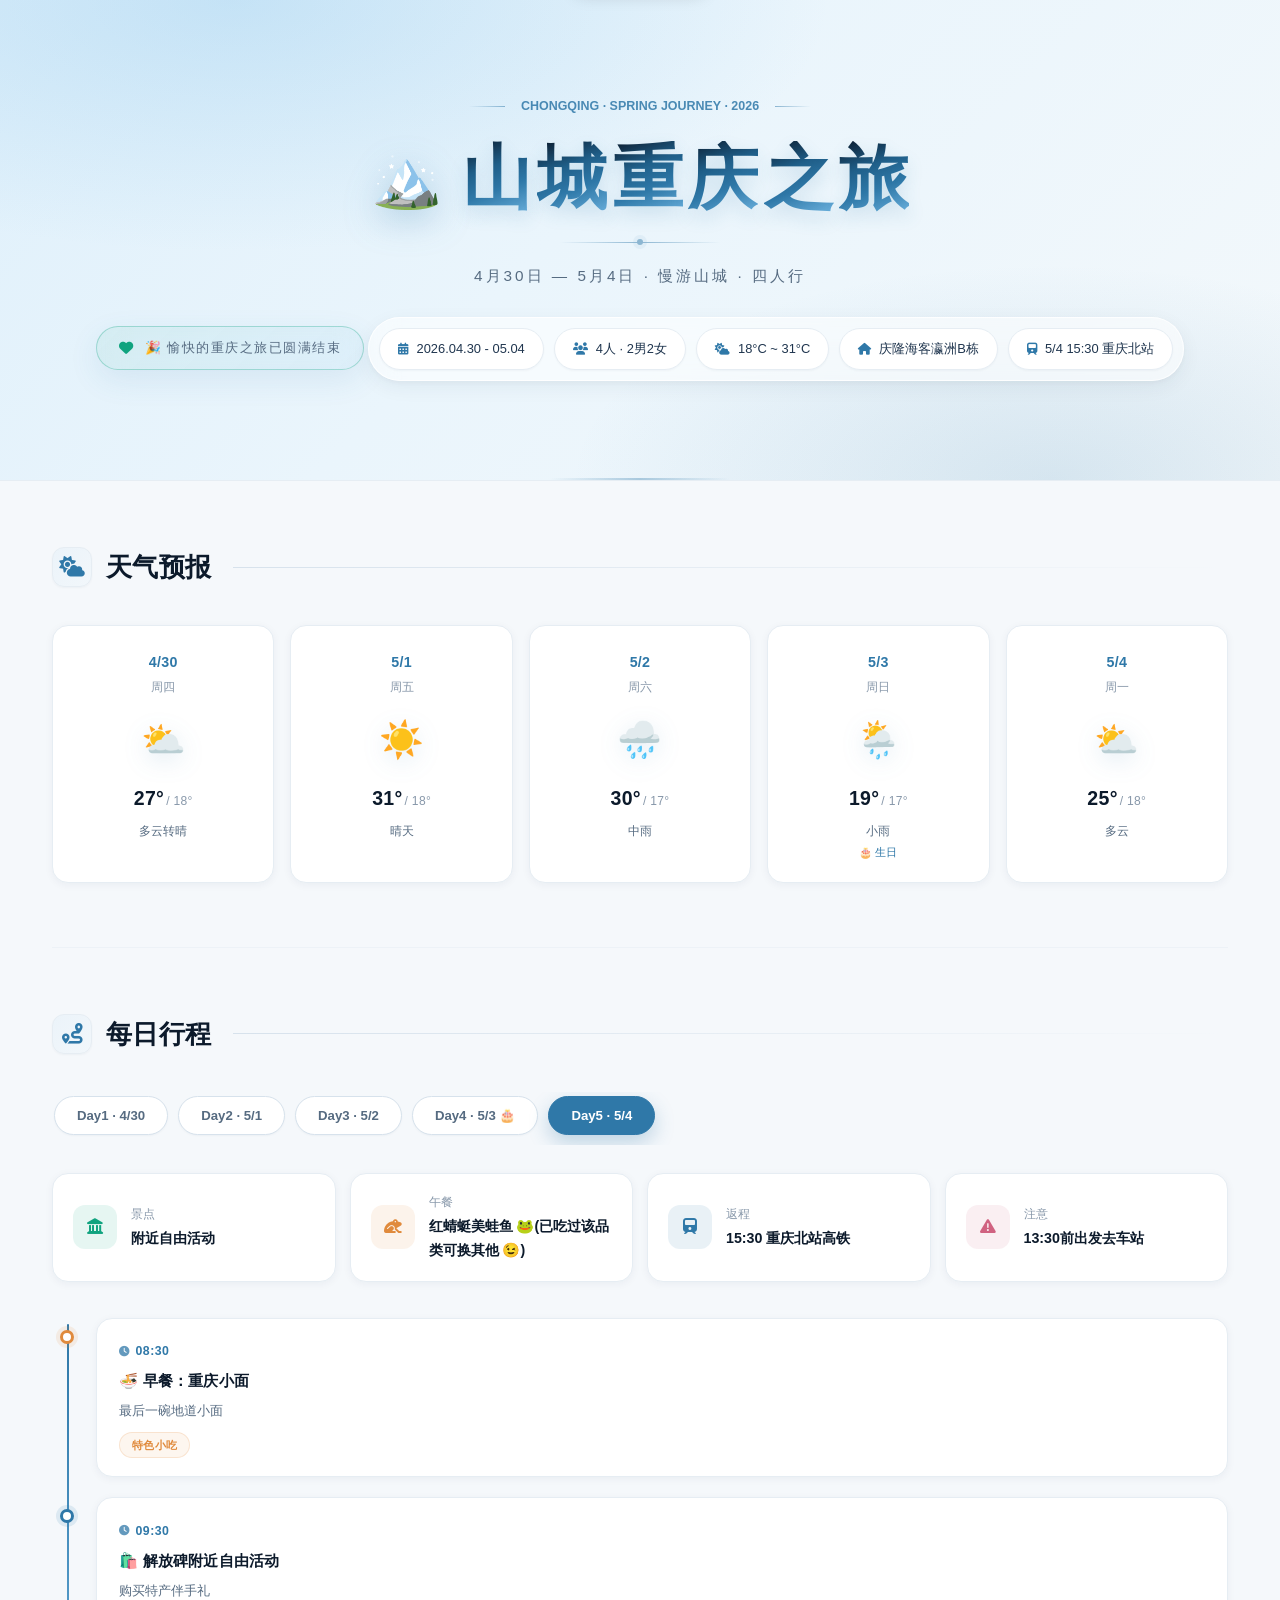
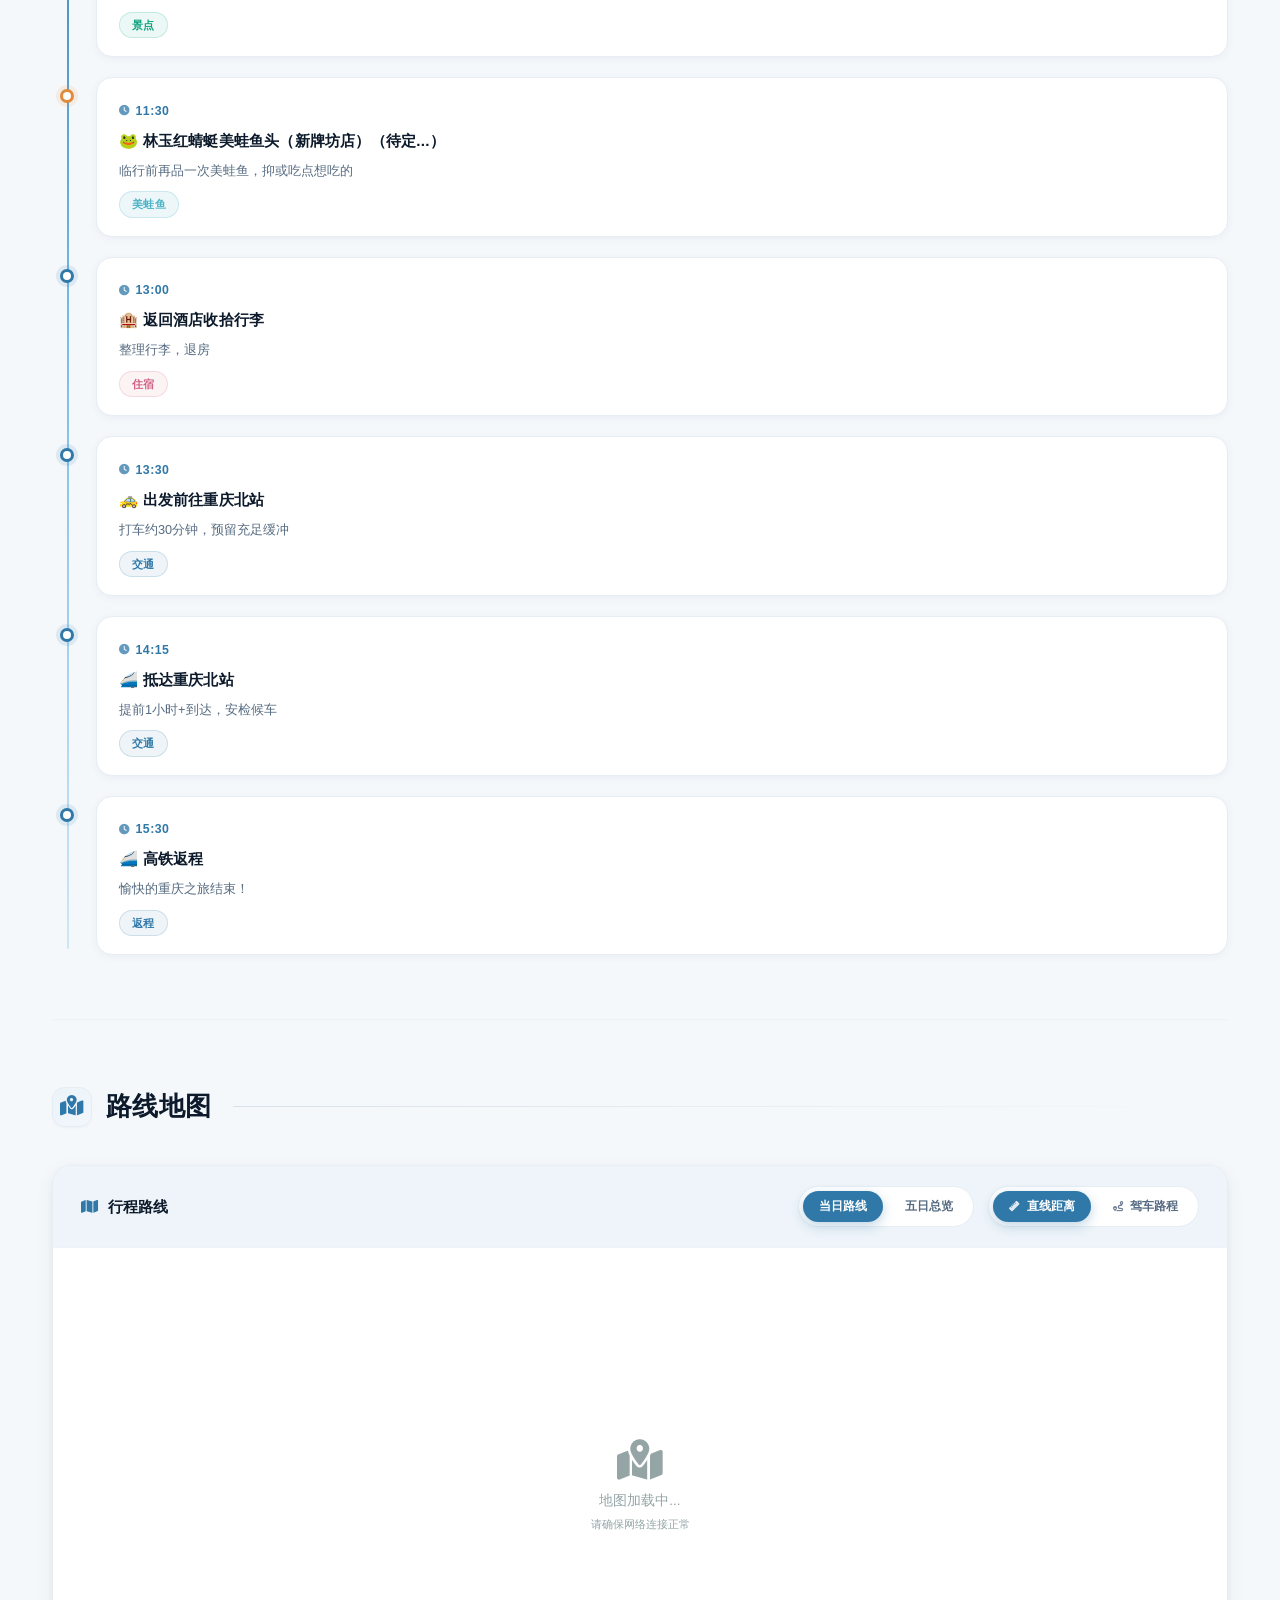
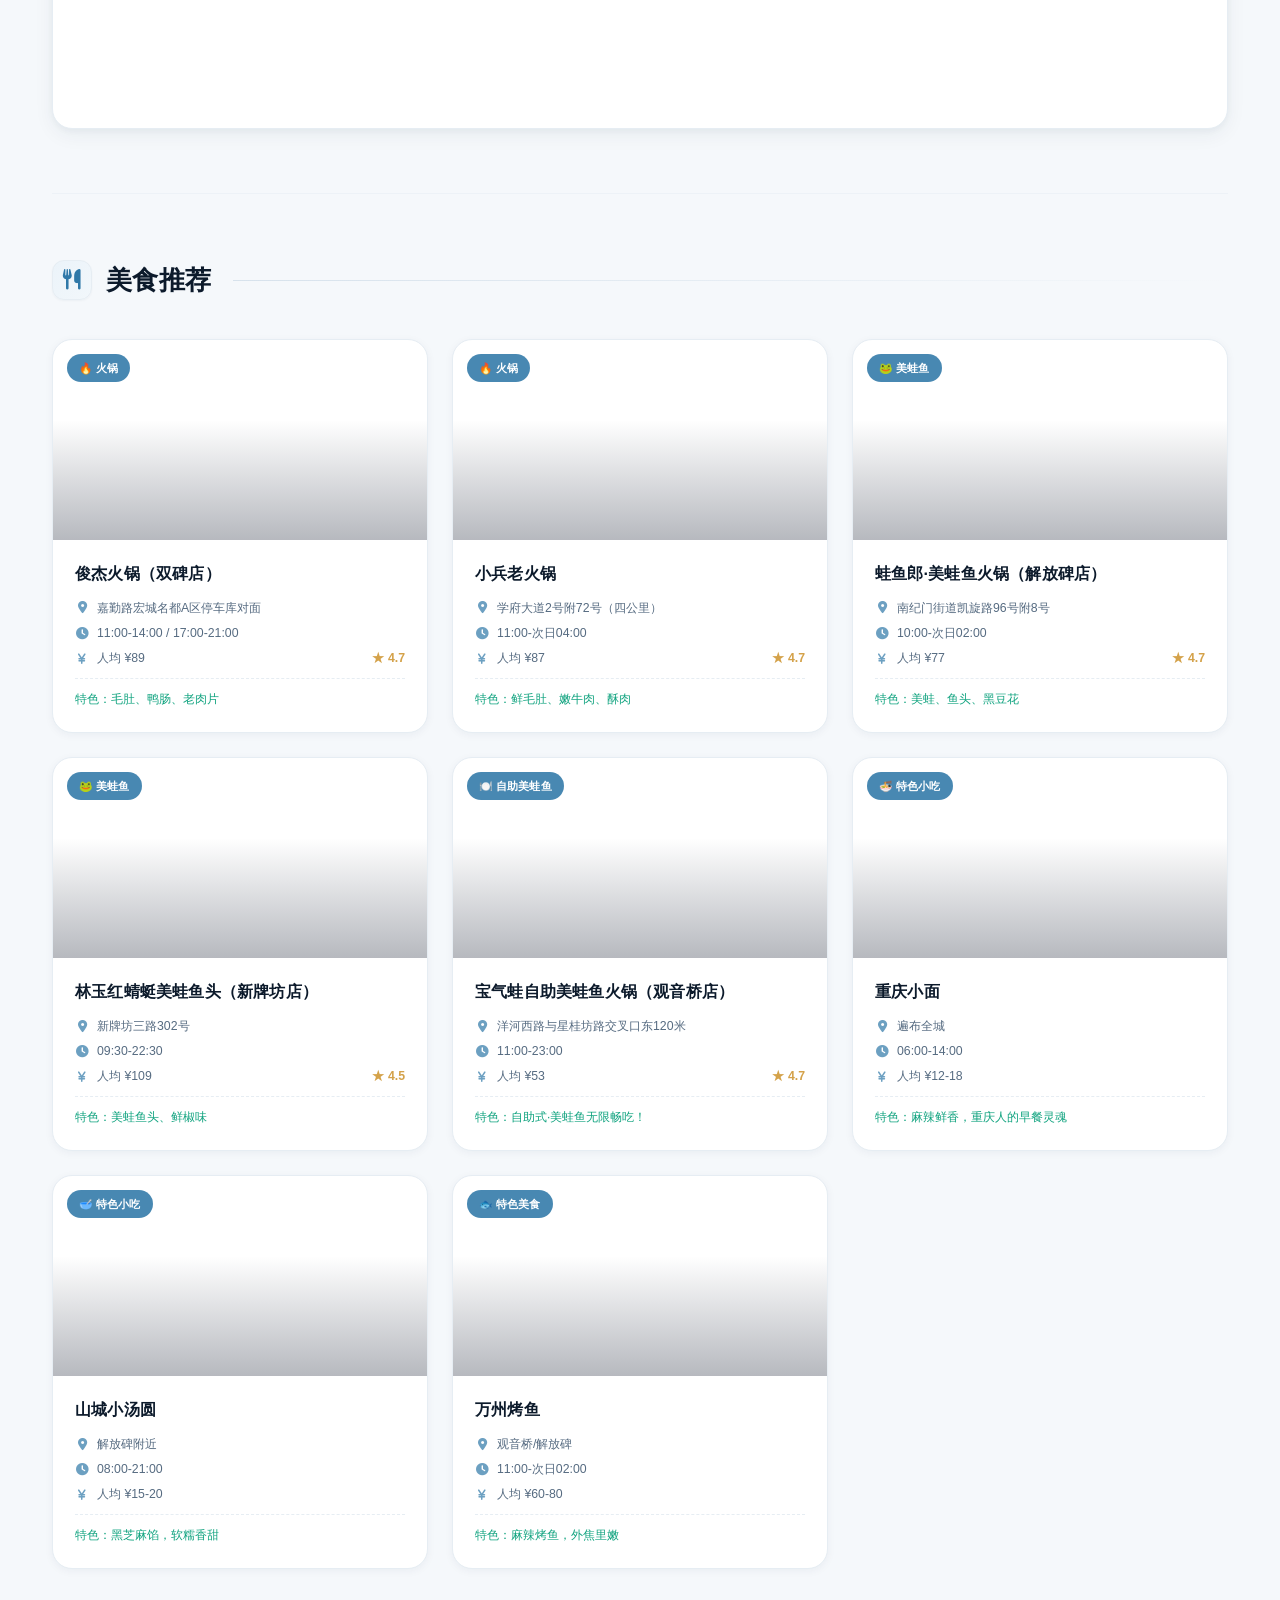
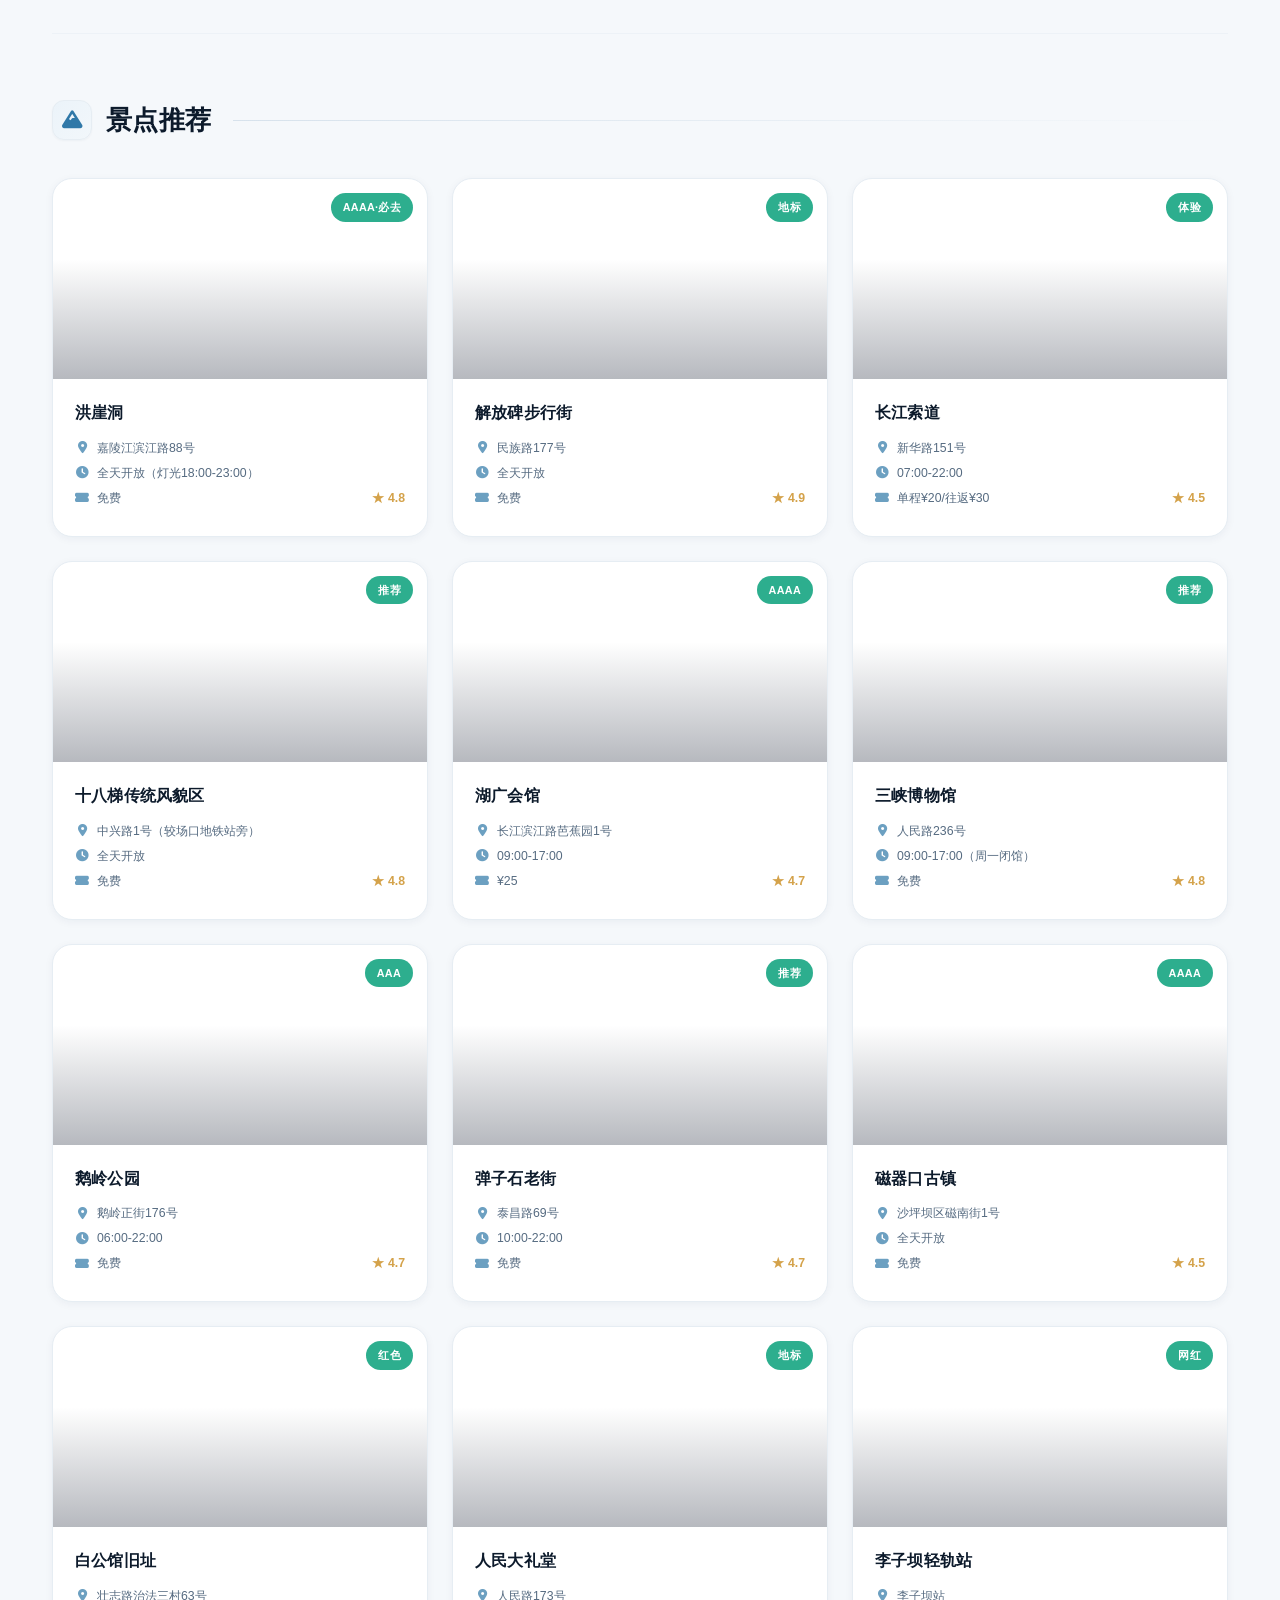
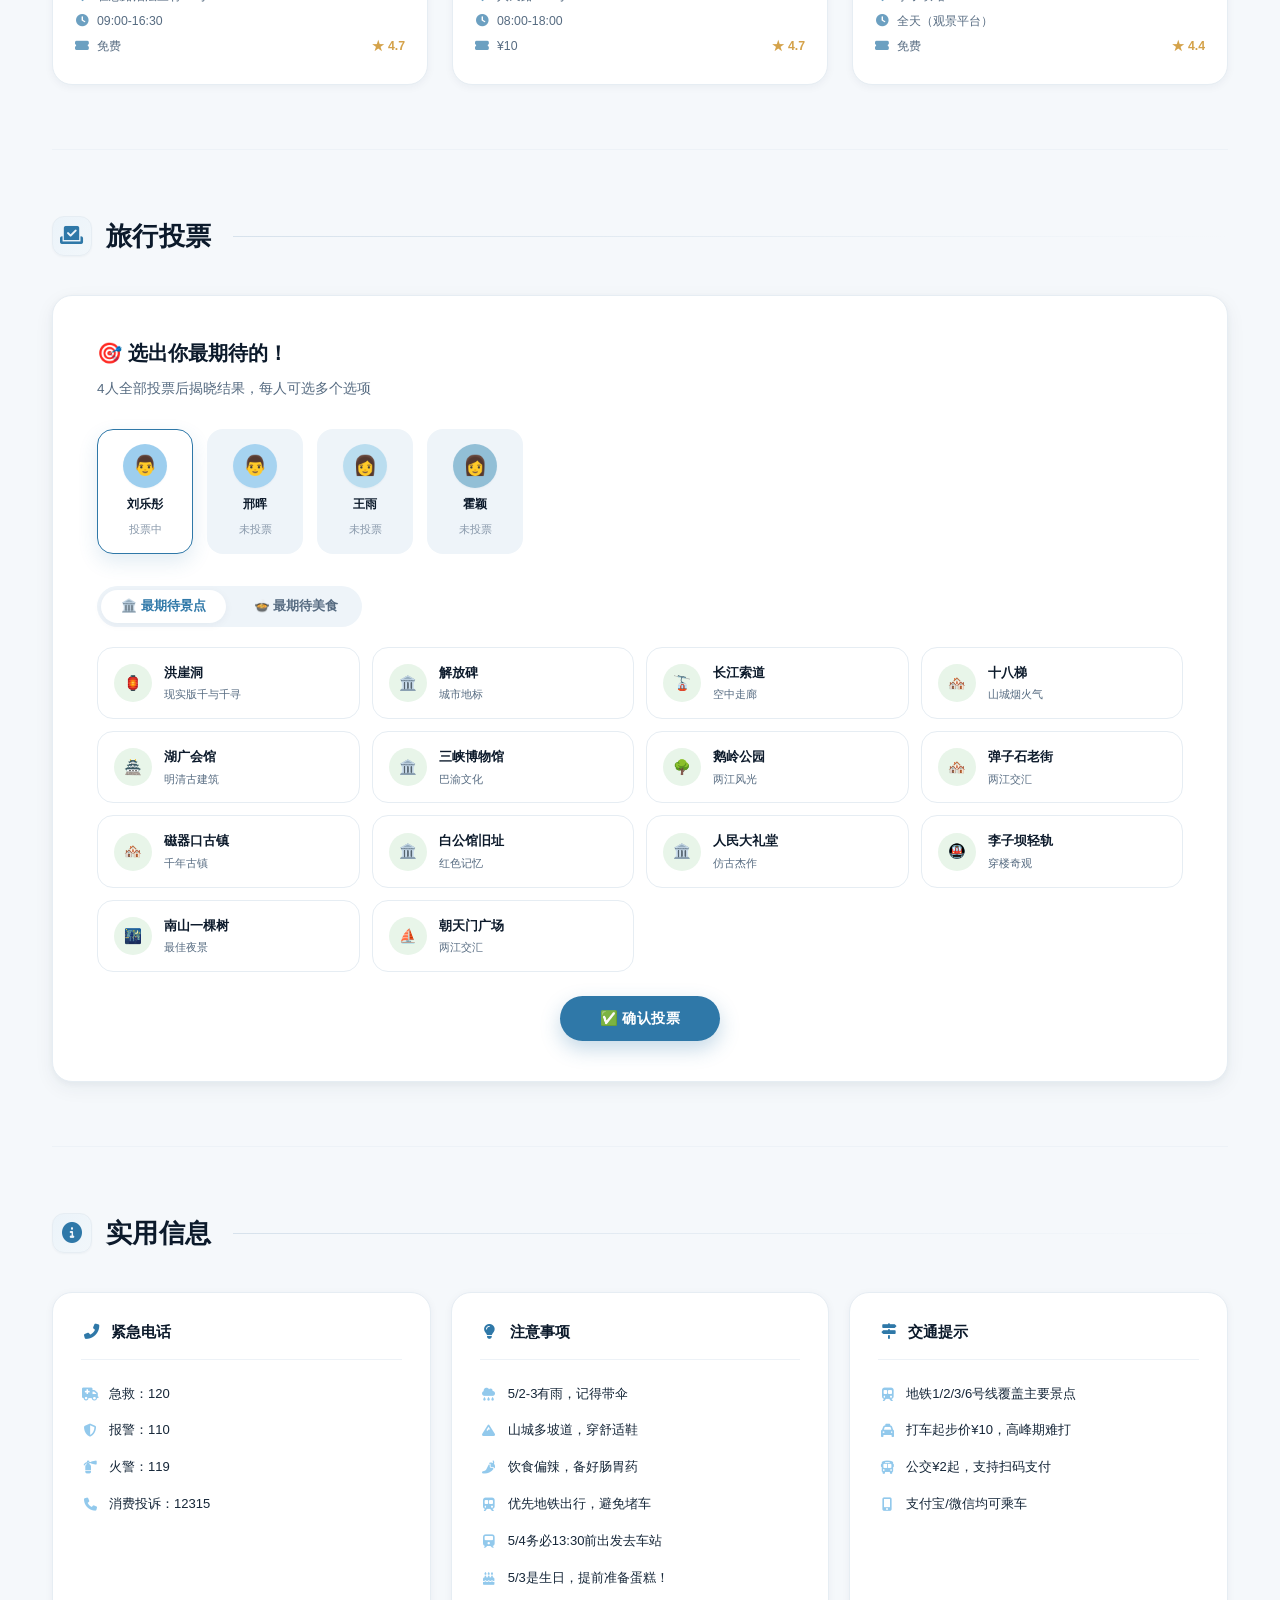
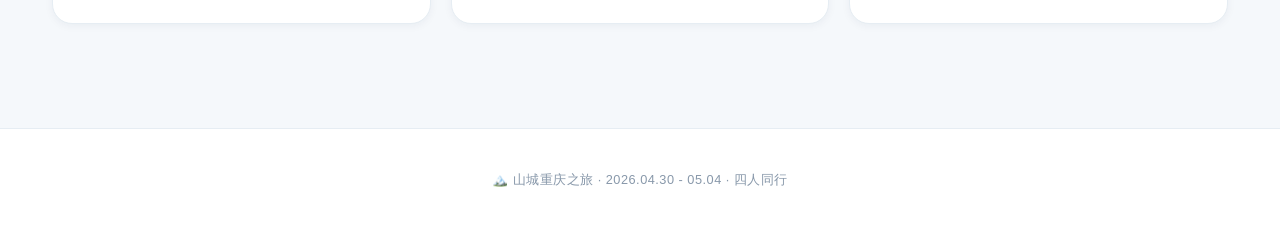
<file: index.html>
<!DOCTYPE html>
<html lang="zh-CN">

<head>
    <meta charset="UTF-8">
    <meta name="viewport" content="width=device-width,initial-scale=1.0">
    <title>山城重庆之旅 · 4/30-5/4 行程规划</title>
    <link rel="stylesheet" href="https://cdnjs.cloudflare.com/ajax/libs/font-awesome/6.5.1/css/all.min.css">
    <link rel="stylesheet" href="styles.css">
</head>

<body>
    <a href="#app" class="skip-link">跳到主要内容</a>
    <div class="hero">
        <div class="hero-eyebrow" aria-hidden="true"><span>CHONGQING · SPRING JOURNEY · 2026</span></div>
        <h1 class="hero-title">
            <span class="title-icon" aria-hidden="true">🏔️</span>
            <span class="title-text" role="text" aria-label="山城重庆之旅">
                <span aria-hidden="true">山</span><span aria-hidden="true">城</span><span aria-hidden="true">重</span><span aria-hidden="true">庆</span><span aria-hidden="true">之</span><span aria-hidden="true">旅</span>
            </span>
        </h1>
        <div class="hero-divider"><span></span></div>
        <p class="subtitle">4月30日 — 5月4日 · 慢游山城 · 四人行</p>
        <div id="heroCountdown" class="hero-countdown" aria-live="polite"></div>
        <div class="meta">
            <div class="meta-item"><i class="fas fa-calendar-alt"></i> 2026.04.30 - 05.04</div>
            <div class="meta-item"><i class="fas fa-users"></i> 4人 · 2男2女</div>
            <div class="meta-item"><i class="fas fa-cloud-sun"></i> 18°C ~ 31°C</div>
            <div class="meta-item"><i class="fas fa-home"></i> 庆隆海客瀛洲B栋</div>
            <div class="meta-item"><i class="fas fa-train"></i> 5/4 15:30 重庆北站</div>
        </div>
    </div>
    <main class="container" id="app" tabindex="-1"></main>
    <footer class="footer">🏔️ 山城重庆之旅 · 2026.04.30 - 05.04 · 四人同行</footer>
    <div class="modal-overlay" id="modalOverlay" onclick="closeModal(event)">
        <div class="modal" role="dialog" aria-modal="true" aria-labelledby="modalTitle" onclick="event.stopPropagation()">
            <div class="modal-header">
                <h3 id="modalTitle"></h3><button class="modal-close" onclick="closeModal()" aria-label="关闭弹窗">✕</button>
            </div>
            <div class="modal-body" id="modalBody"></div>
        </div>
    </div>
    <script>
        window._AMapSecurityConfig = {
            securityJsCode: '62d4b35ad33bd830a9c1c46171193aca'
        };
    </script>
    <script
        src="https://webapi.amap.com/maps?v=2.0&key=abfc6ac4281da41f5c9e293ae785f3ef&plugin=AMap.MarkerCluster,AMap.Driving,AMap.Walking"></script>
    <script src="app.js"></script>
</body>

</html>
</file>
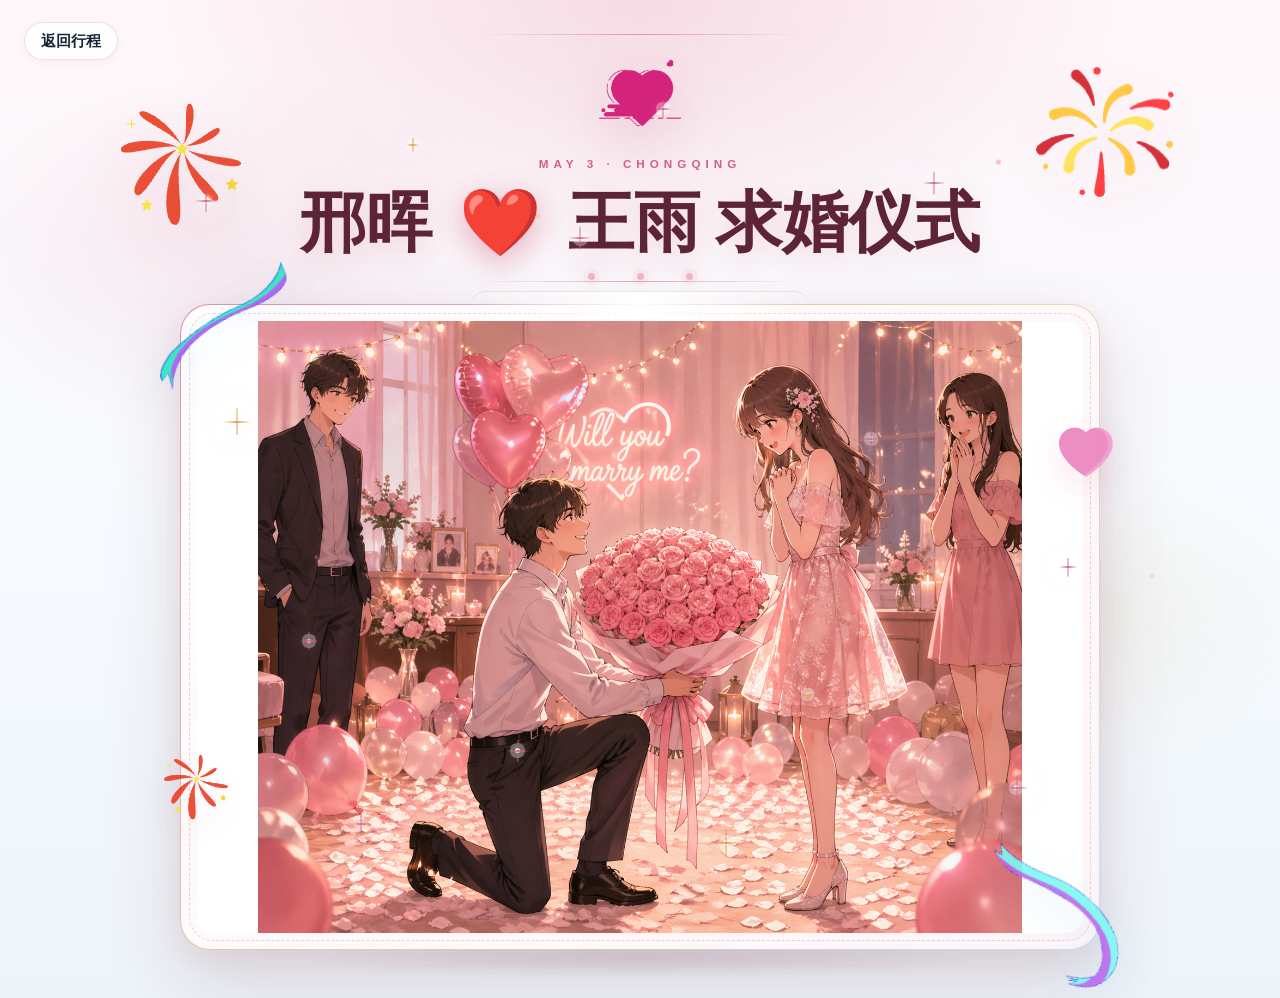
<file: proposal.html>
<!DOCTYPE html>
<html lang="zh-CN">

<head>
    <meta charset="UTF-8">
    <meta name="viewport" content="width=device-width,initial-scale=1.0">
    <title>邢晖 ❤️ 王雨 求婚仪式</title>
    <link rel="stylesheet" href="styles.css">
</head>

<body class="proposal-page">
    <main class="proposal-shell" id="proposalShell"></main>

    <script>
        (function () {
            var unlockAt = new Date("2026-05-03T13:30:00+08:00").getTime();
            var params = new URLSearchParams(window.location.search);
            var debugMode = params.get("birthday") === "1" || params.get("proposal") === "1";
            var shell = document.getElementById("proposalShell");
            if (debugMode || Date.now() >= unlockAt) {
                shell.innerHTML =
                    '<a class="proposal-back" href="index.html" aria-label="返回行程">返回行程</a>' +
                    '<section class="proposal-stage" aria-labelledby="proposalTitle">' +
                    '<div class="proposal-sparkles" aria-hidden="true">' +
                    '<span style="--x:8%;--y:18%;--s:5px;--d:0s"></span>' +
                    '<span style="--x:18%;--y:66%;--s:4px;--d:.8s"></span>' +
                    '<span style="--x:28%;--y:12%;--s:3px;--d:1.6s"></span>' +
                    '<span style="--x:38%;--y:78%;--s:5px;--d:.35s"></span>' +
                    '<span style="--x:52%;--y:8%;--s:4px;--d:1.15s"></span>' +
                    '<span style="--x:66%;--y:72%;--s:3px;--d:.55s"></span>' +
                    '<span style="--x:78%;--y:16%;--s:5px;--d:1.4s"></span>' +
                    '<span style="--x:91%;--y:58%;--s:4px;--d:.2s"></span>' +
                    '<span style="--x:11%;--y:42%;--s:6px;--d:1.9s"></span>' +
                    '<span style="--x:23%;--y:86%;--s:4px;--d:2.3s"></span>' +
                    '<span style="--x:44%;--y:22%;--s:5px;--d:2.7s"></span>' +
                    '<span style="--x:58%;--y:88%;--s:6px;--d:1.05s"></span>' +
                    '<span style="--x:72%;--y:44%;--s:4px;--d:2.1s"></span>' +
                    '<span style="--x:86%;--y:82%;--s:5px;--d:1.7s"></span>' +
                    '</div>' +
                    '<div class="proposal-scene-decor" aria-hidden="true">' +
                    '<img class="proposal-scene-firework fw-left" src="resource/fireworks.png" alt="">' +
                    '<img class="proposal-scene-firework fw-right" src="resource/fireworks2.png" alt="">' +
                    '</div>' +
                    '<div class="proposal-title-wrap">' +
                    '<img class="proposal-heart" src="resource/heart.png" alt="" aria-hidden="true">' +
                    '<div class="proposal-kicker">MAY 3 · CHONGQING</div>' +
                    '<h1 id="proposalTitle" class="proposal-title">邢晖 <span>❤️</span> 王雨 求婚仪式</h1>' +
                    '<div class="proposal-title-glow" aria-hidden="true">' +
                    '<span></span><span></span><span></span>' +
                    '</div>' +
                    '</div>' +
                    '<div class="proposal-photo-wrap">' +
                    '<img class="proposal-frame-ribbon ribbon-top" src="resource/ribbon.png" alt="" aria-hidden="true">' +
                    '<img class="proposal-frame-ribbon ribbon-bottom" src="resource/ribbon2.png" alt="" aria-hidden="true">' +
                    '<img class="proposal-frame-decor decor-heart" src="resource/heart_decoration2.png" alt="" aria-hidden="true">' +
                    '<img class="proposal-frame-decor decor-firework" src="resource/fireworks.png" alt="" aria-hidden="true">' +
                    '<div class="proposal-photo-frame">' +
                    '<img class="proposal-photo" src="resource/proposal.png" alt="邢晖和王雨求婚仪式图片">' +
                    '</div>' +
                    '</div>' +
                    '</section>';
                return;
            }
            shell.innerHTML =
                '<section class="proposal-stage proposal-locked" aria-labelledby="proposalLockedTitle">' +
                '<a class="proposal-back" href="index.html" aria-label="返回行程">返回行程</a>' +
                '<div class="proposal-lock-icon">❤️</div>' +
                '<h1 id="proposalLockedTitle" class="proposal-title">惊喜还没到时间</h1>' +
                '<p>这个求婚仪式页面将在 <strong>2026年5月3日 13:30</strong> 后开放。</p>' +
                '<p class="proposal-lock-note">到时间后从 5/3 14:00 的“生日下午茶·弹子石老街”卡片进入。</p>' +
                '</section>';
        })();
    </script>
</body>

</html>
</file>
<file: styles.css>
/* ============================================================
   Reset & Tokens
   ============================================================ */
*,
*::before,
*::after {
    margin: 0;
    padding: 0;
    box-sizing: border-box;
}

:root {
    /* 主题色 —— 天蓝主调（保持不变） */
    --primary: #78bce8;
    --primary-deep: #2f78a8;
    --primary-darker: #1f5d87;
    --secondary: #20364f;
    --accent: #9ed8f4;

    /* 背景与表面 */
    --bg: #f5f8fb;
    --bg-soft: #eef4f9;
    --surface: #ffffff;
    --surface-elev: #ffffff;
    --card: #ffffff;

    /* 文字层次 */
    --text: #152638;
    --text-strong: #0c1a2b;
    --text-muted: #566b81;
    --text-light: #8898aa;

    /* 边框与分割线 */
    --border: #e6edf3;
    --border-strong: #d7e2ec;
    --divider: #edf2f7;

    /* 阴影 —— 更精致的多层次投影 */
    --shadow-xs: 0 1px 2px rgba(20, 44, 72, 0.04);
    --shadow-sm: 0 2px 8px rgba(20, 44, 72, 0.05);
    --shadow-md: 0 6px 20px rgba(20, 44, 72, 0.06), 0 2px 6px rgba(20, 44, 72, 0.04);
    --shadow-lg: 0 18px 48px rgba(20, 44, 72, 0.09), 0 4px 12px rgba(20, 44, 72, 0.05);
    --shadow-hover: 0 16px 40px rgba(47, 120, 168, 0.14), 0 4px 10px rgba(47, 120, 168, 0.08);

    /* 圆角尺度 —— 收敛、更克制 */
    --radius-xs: 8px;
    --radius-sm: 12px;
    --radius-md: 16px;
    --radius-lg: 20px;
    --radius-xl: 28px;
    --radius-pill: 999px;

    /* 配色辅助 */
    --c-green: #10a37f;
    --c-blue: #2f78a8;
    --c-purple: #7c6ee0;
    --c-orange: #e08a3c;
    --c-cyan: #4cb3c7;
    --c-rose: #d06281;
    --c-gold: #d4a24a;

    /* Hero 渐变 */
    --gradient-hero: linear-gradient(135deg, #dff0fb 0%, #eaf5fc 45%, #f3f8fb 100%);
    --gradient-primary: linear-gradient(135deg, #78bce8 0%, #2f78a8 100%);
    --gradient-subtle: linear-gradient(135deg, rgba(120, 188, 232, 0.08), rgba(158, 216, 244, 0.04));
}

/* ============================================================
   Base
   ============================================================ */
html {
    scroll-behavior: smooth;
}

body {
    font-family: -apple-system, BlinkMacSystemFont, 'SF Pro SC', 'SF Pro Text',
        'PingFang SC', 'Helvetica Neue', 'Microsoft YaHei', sans-serif;
    background: var(--bg);
    color: var(--text);
    line-height: 1.7;
    font-size: 15px;
    -webkit-font-smoothing: antialiased;
    -moz-osx-font-smoothing: grayscale;
    font-feature-settings: 'tnum' on, 'lnum' on;
    overflow-x: hidden;
}

img {
    max-width: 100%;
    display: block;
}

button {
    font-family: inherit;
}

/* ============================================================
   Hero —— 大气的沉浸式头部
   ============================================================ */
.hero {
    position: relative;
    background: var(--gradient-hero);
    padding: 96px 24px 80px;
    text-align: center;
    overflow: hidden;
    border-bottom: 1px solid var(--border);
}

.hero::before {
    content: '';
    position: absolute;
    inset: 0;
    background:
        radial-gradient(1000px 420px at 18% 0%, rgba(120, 188, 232, 0.28), transparent 60%),
        radial-gradient(800px 360px at 82% 100%, rgba(47, 120, 168, 0.14), transparent 60%);
    pointer-events: none;
}

.hero::after {
    content: '';
    position: absolute;
    left: 50%;
    bottom: 0;
    width: 180px;
    height: 2px;
    transform: translateX(-50%);
    background: linear-gradient(90deg, transparent, var(--primary-deep), transparent);
    opacity: 0.35;
}

.hero > * {
    position: relative;
    z-index: 1;
}

/* ———— Hero Eyebrow（英文小眉题，类似杂志封面） ———— */
.hero-eyebrow {
    display: flex;
    align-items: center;
    justify-content: center;
    gap: 16px;
    width: 100%;
    max-width: 100%;
    font-size: 0.78rem;
    font-weight: 600;
    letter-spacing: 0;
    color: var(--primary-deep);
    margin-bottom: 24px;
    opacity: 0.85;
    white-space: nowrap;
}

.hero-eyebrow span {
    min-width: 0;
    white-space: nowrap;
}

.hero-eyebrow::before,
.hero-eyebrow::after {
    content: '';
    width: 36px;
    height: 1px;
    background: linear-gradient(90deg, transparent, var(--primary-deep));
    opacity: 0.6;
}

.hero-eyebrow::after {
    background: linear-gradient(90deg, var(--primary-deep), transparent);
}

/* ———— 艺术字主标题 ———— */
.hero-title {
    display: flex;
    align-items: center;
    justify-content: center;
    gap: 20px;
    width: fit-content;
    max-width: 100%;
    font-size: 4.35rem;
    font-weight: 900;
    line-height: 1.1;
    margin-bottom: 24px;
    font-family: 'Source Han Serif SC', 'Noto Serif SC', 'Songti SC',
        'STSong', 'SimSun', 'SF Pro SC', serif;
    white-space: nowrap;
    margin-left: auto;
    margin-right: auto;
}

.hero-title .title-icon {
    font-size: 0.82em;
    filter: drop-shadow(0 8px 18px rgba(47, 120, 168, 0.3));
    animation: iconFloat 4s ease-in-out infinite;
}

@keyframes iconFloat {
    0%, 100% { transform: translateY(0); }
    50% { transform: translateY(-6px); }
}

.hero-title .title-text {
    display: inline-flex;
    gap: 0.08em;
    letter-spacing: 0;
    min-width: 0;
    white-space: nowrap;
}

.hero-title .title-text > span {
    position: relative;
    display: inline-block;
    background: linear-gradient(160deg,
        #0c1a2b 0%,
        #1f5d87 35%,
        #2f78a8 60%,
        #78bce8 100%);
    -webkit-background-clip: text;
    background-clip: text;
    -webkit-text-fill-color: transparent;
    color: transparent;
    text-shadow: 0 8px 18px rgba(47, 120, 168, 0.18);
    transition: transform 0.35s cubic-bezier(.2, .8, .2, 1), text-shadow 0.35s;
    animation: titleReveal 0.9s cubic-bezier(.2, .8, .2, 1) both;
}

.hero-title .title-text > span:nth-child(1) { animation-delay: 0.05s; }
.hero-title .title-text > span:nth-child(2) { animation-delay: 0.15s; }
.hero-title .title-text > span:nth-child(3) { animation-delay: 0.25s; }
.hero-title .title-text > span:nth-child(4) { animation-delay: 0.35s; }
.hero-title .title-text > span:nth-child(5) { animation-delay: 0.45s; }
.hero-title .title-text > span:nth-child(6) { animation-delay: 0.55s; }

@keyframes titleReveal {
    from {
        opacity: 0;
        transform: translateY(18px);
    }
    to {
        opacity: 1;
        transform: none;
    }
}

.hero-title:hover .title-text > span {
    transform: translateY(-3px);
    text-shadow: 0 12px 24px rgba(47, 120, 168, 0.28);
}

@supports (-webkit-touch-callout: none) {
    .hero-title .title-text > span {
        background: none;
        -webkit-text-fill-color: #1f5d87;
        color: #1f5d87;
        text-shadow: 0 2px 0 rgba(255, 255, 255, 0.55);
    }

    .hero-title:hover .title-text > span {
        transform: none;
        text-shadow: 0 2px 0 rgba(255, 255, 255, 0.55);
    }
}

/* ———— 装饰分隔线 ———— */
.hero-divider {
    display: flex;
    align-items: center;
    justify-content: center;
    margin-bottom: 20px;
}

.hero-divider span {
    position: relative;
    width: 160px;
    height: 1px;
    background: linear-gradient(90deg,
        transparent,
        var(--primary-deep) 50%,
        transparent);
    opacity: 0.5;
}

.hero-divider span::before {
    content: '';
    position: absolute;
    left: 50%;
    top: 50%;
    width: 6px;
    height: 6px;
    border-radius: 50%;
    background: var(--primary-deep);
    transform: translate(-50%, -50%);
    box-shadow: 0 0 0 4px rgba(47, 120, 168, 0.12);
}

.hero .subtitle {
    font-size: 1.02em;
    font-weight: 400;
    color: var(--text-muted);
    letter-spacing: 3px;
    margin-bottom: 28px;
}

/* ———— 倒计时 / 旅途中徽章 ———— */
.hero-countdown {
    display: inline-flex;
    align-items: center;
    justify-content: center;
    gap: 10px;
    padding: 10px 22px;
    margin-bottom: 30px;
    background: linear-gradient(135deg, rgba(255, 255, 255, 0.88), rgba(234, 245, 252, 0.88));
    border: 1px solid rgba(120, 188, 232, 0.35);
    border-radius: var(--radius-pill);
    box-shadow: 0 10px 30px rgba(47, 120, 168, 0.1);
    backdrop-filter: blur(14px);
    -webkit-backdrop-filter: blur(14px);
    font-weight: 600;
    animation: cdFadeIn 0.8s ease 0.6s both;
}

@keyframes cdFadeIn {
    from {
        opacity: 0;
        transform: translateY(8px);
    }
    to {
        opacity: 1;
        transform: translateY(0);
    }
}

.hero-countdown:empty {
    display: none;
}

.hero-countdown > i {
    color: var(--primary-deep);
    font-size: 0.95em;
    margin-right: 2px;
}

.hero-countdown .cd-label {
    font-size: 0.85em;
    color: var(--text-muted);
    letter-spacing: 1.5px;
    font-weight: 500;
}

.hero-countdown .cd-num {
    font-size: 1.8em;
    font-weight: 900;
    color: var(--primary-deep);
    letter-spacing: 0.5px;
    line-height: 1;
    margin: 0 2px;
    background: linear-gradient(180deg, var(--primary-deep), #1f5d87);
    -webkit-background-clip: text;
    background-clip: text;
    -webkit-text-fill-color: transparent;
}

.hero-countdown .cd-unit {
    font-size: 0.86em;
    color: var(--text-muted);
    font-weight: 600;
}

.hero-countdown .cd-badge {
    display: inline-flex;
    align-items: center;
    padding: 4px 14px;
    background: linear-gradient(135deg, var(--primary-deep), #1f5d87);
    color: #fff;
    border-radius: var(--radius-pill);
    font-size: 0.86em;
    font-weight: 800;
    letter-spacing: 1.5px;
    box-shadow: 0 6px 14px rgba(47, 120, 168, 0.35);
}

.hero-countdown.during {
    background: linear-gradient(135deg, rgba(47, 120, 168, 0.08), rgba(120, 188, 232, 0.14));
    border-color: rgba(47, 120, 168, 0.3);
    animation: cdFadeIn 0.8s ease 0.6s both, cdPulse 2.8s ease-in-out 1.4s infinite;
}

@keyframes cdPulse {
    0%, 100% { box-shadow: 0 10px 30px rgba(47, 120, 168, 0.1); }
    50%      { box-shadow: 0 12px 36px rgba(47, 120, 168, 0.26); }
}

.hero-countdown.after {
    background: linear-gradient(135deg, rgba(16, 163, 127, 0.08), rgba(120, 188, 232, 0.1));
    border-color: rgba(16, 163, 127, 0.3);
}

.hero-countdown.after > i {
    color: var(--c-green);
}

.hero .meta {
    display: inline-flex;
    flex-wrap: wrap;
    justify-content: center;
    gap: 10px;
    padding: 10px;
    border-radius: var(--radius-pill);
    background: rgba(255, 255, 255, 0.55);
    border: 1px solid rgba(255, 255, 255, 0.8);
    box-shadow: var(--shadow-md);
    backdrop-filter: blur(14px);
    -webkit-backdrop-filter: blur(14px);
    max-width: 100%;
}

.hero .meta-item {
    display: inline-flex;
    align-items: center;
    gap: 8px;
    font-size: 0.86em;
    font-weight: 500;
    color: var(--secondary);
    background: #fff;
    padding: 9px 18px;
    border-radius: var(--radius-pill);
    border: 1px solid var(--border);
    box-shadow: var(--shadow-xs);
    white-space: nowrap;
}

.hero .meta-item i {
    color: var(--primary-deep);
    font-size: 0.92em;
}

/* ============================================================
   Container & Section
   ============================================================ */
.container {
    max-width: 1240px;
    margin: 0 auto;
    padding: 0 32px;
}

.section {
    padding: 64px 0;
    position: relative;
}

.section + .section {
    border-top: 1px solid var(--divider);
}

.section-title {
    font-size: 1.75em;
    font-weight: 700;
    letter-spacing: 0.3px;
    color: var(--text-strong);
    margin-bottom: 36px;
    display: flex;
    align-items: center;
    gap: 14px;
}

.section-title i {
    width: 40px;
    height: 40px;
    display: inline-flex;
    align-items: center;
    justify-content: center;
    font-size: 0.78em;
    background: var(--gradient-subtle);
    color: var(--primary-deep);
    border: 1px solid var(--border);
    border-radius: var(--radius-sm);
    box-shadow: var(--shadow-xs);
}

.section-title::after {
    content: '';
    flex: 1;
    height: 1px;
    background: linear-gradient(to right, var(--border-strong), transparent);
    margin-left: 8px;
}

/* ============================================================
   Weather Cards
   ============================================================ */
.weather-grid {
    display: grid;
    grid-template-columns: repeat(5, 1fr);
    gap: 16px;
}

.weather-card {
    background: var(--card);
    border: 1px solid var(--border);
    border-radius: var(--radius-md);
    padding: 24px 16px 20px;
    text-align: center;
    box-shadow: var(--shadow-sm);
    transition: transform 0.25s ease, box-shadow 0.25s ease, border-color 0.25s ease;
    cursor: pointer;
}

.weather-card:hover {
    transform: translateY(-4px);
    box-shadow: var(--shadow-hover);
    border-color: var(--primary);
}

.weather-card .date {
    font-weight: 700;
    font-size: 0.95em;
    color: var(--primary-deep);
    letter-spacing: 0.3px;
}

.weather-card .week {
    font-size: 0.78em;
    color: var(--text-light);
    margin-bottom: 12px;
    margin-top: 2px;
}

.weather-card .icon {
    font-size: 2.4em;
    margin: 10px 0 12px;
    filter: drop-shadow(0 6px 12px rgba(47, 120, 168, 0.14));
}

.weather-card .temp {
    font-size: 1.3em;
    font-weight: 700;
    color: var(--text-strong);
    letter-spacing: 0.3px;
}

.weather-card .temp span {
    font-size: 0.62em;
    color: var(--text-light);
    font-weight: 500;
    margin-left: 2px;
}

.weather-card .desc {
    font-size: 0.82em;
    color: var(--text-muted);
    margin-top: 6px;
}

/* ============================================================
   Day Navigation
   ============================================================ */
.day-nav {
    display: flex;
    gap: 10px;
    margin-bottom: 28px;
    overflow-x: auto;
    padding: 4px 2px 10px;
    scrollbar-width: none;
}

.day-nav::-webkit-scrollbar {
    display: none;
}

.day-btn {
    padding: 11px 22px;
    border: 1px solid var(--border-strong);
    border-radius: var(--radius-pill);
    background: var(--surface);
    cursor: pointer;
    font-size: 0.88em;
    font-weight: 600;
    color: var(--text-muted);
    transition: all 0.22s ease;
    white-space: nowrap;
    box-shadow: var(--shadow-xs);
}

.day-btn:hover {
    color: var(--primary-deep);
    border-color: var(--primary);
    transform: translateY(-1px);
}

.day-btn.active {
    background: var(--primary-deep);
    color: #fff;
    border-color: var(--primary-deep);
    box-shadow: 0 8px 20px rgba(47, 120, 168, 0.28);
}

.day-panel {
    display: none;
    animation: fadeIn 0.4s ease;
}

.day-panel.active {
    display: block;
}

@keyframes fadeIn {
    from {
        opacity: 0;
        transform: translateY(8px);
    }
    to {
        opacity: 1;
        transform: translateY(0);
    }
}

/* ============================================================
   Day Overview
   ============================================================ */
.day-overview {
    display: grid;
    grid-template-columns: repeat(auto-fit, minmax(200px, 1fr));
    gap: 14px;
    margin-bottom: 36px;
}

.overview-item {
    display: flex;
    align-items: center;
    gap: 14px;
    background: var(--card);
    padding: 18px 20px;
    border-radius: var(--radius-md);
    border: 1px solid var(--border);
    box-shadow: var(--shadow-sm);
    transition: all 0.25s ease;
}

.overview-item:hover {
    border-color: var(--primary);
    transform: translateY(-2px);
    box-shadow: var(--shadow-md);
}

.overview-item .ic {
    width: 44px;
    height: 44px;
    border-radius: var(--radius-sm);
    display: flex;
    align-items: center;
    justify-content: center;
    font-size: 1.05em;
    flex-shrink: 0;
}

.ic.scenic {
    background: rgba(16, 163, 127, 0.1);
    color: var(--c-green);
}

.ic.food {
    background: rgba(224, 138, 60, 0.1);
    color: var(--c-orange);
}

.ic.transport {
    background: rgba(47, 120, 168, 0.1);
    color: var(--c-blue);
}

.ic.hotel {
    background: rgba(208, 98, 129, 0.1);
    color: var(--c-rose);
}

.ic.rest {
    background: rgba(124, 110, 224, 0.1);
    color: var(--c-purple);
}

.ic.entertainment {
    background: rgba(76, 179, 199, 0.12);
    color: var(--c-cyan);
}

.overview-item .lb {
    font-size: 0.78em;
    color: var(--text-light);
    margin-bottom: 2px;
}

.overview-item .vl {
    font-weight: 600;
    font-size: 0.95em;
    color: var(--text-strong);
}

/* ============================================================
   Timeline
   ============================================================ */
.timeline {
    position: relative;
    padding-left: 44px;
}

.timeline::before {
    content: '';
    position: absolute;
    left: 15px;
    top: 6px;
    bottom: 6px;
    width: 2px;
    background: linear-gradient(
        to bottom,
        var(--primary-deep) 0%,
        var(--primary) 50%,
        rgba(120, 188, 232, 0.3) 100%
    );
    border-radius: 2px;
}

.timeline-item {
    position: relative;
    margin-bottom: 20px;
}

.timeline-item:last-child {
    margin-bottom: 0;
}

.timeline-item::before {
    content: '';
    position: absolute;
    left: -36px;
    top: 12px;
    width: 14px;
    height: 14px;
    border-radius: 50%;
    border: 3px solid var(--primary-deep);
    background: #fff;
    z-index: 1;
    box-shadow: 0 0 0 4px rgba(47, 120, 168, 0.12);
    transition: transform 0.2s;
}

.timeline-item:hover::before {
    transform: scale(1.25);
}

.timeline-item.transport::before {
    border-color: var(--c-blue);
    box-shadow: 0 0 0 4px rgba(47, 120, 168, 0.12);
}

.timeline-item.food::before {
    border-color: var(--c-orange);
    box-shadow: 0 0 0 4px rgba(224, 138, 60, 0.12);
}

.timeline-item.rest::before {
    border-color: var(--c-purple);
    box-shadow: 0 0 0 4px rgba(124, 110, 224, 0.12);
}

.timeline-card {
    background: var(--card);
    border: 1px solid var(--border);
    border-radius: var(--radius-md);
    padding: 18px 22px;
    box-shadow: var(--shadow-sm);
    transition: transform 0.22s ease, box-shadow 0.22s ease, border-color 0.22s ease;
    cursor: default;
}

.timeline-card[onclick] {
    cursor: pointer;
}

.timeline-card[data-special="proposal"] {
    position: relative;
    overflow: hidden;
    border-color: rgba(208, 98, 129, 0.3);
    background:
        linear-gradient(135deg, rgba(255, 255, 255, 0.98), rgba(255, 246, 249, 0.94)),
        var(--card);
}

.timeline-card[data-special="proposal"]::after {
    content: '求婚仪式';
    position: absolute;
    right: 18px;
    top: 16px;
    padding: 4px 11px;
    border-radius: var(--radius-pill);
    background: rgba(208, 98, 129, 0.1);
    color: var(--c-rose);
    font-size: 0.72em;
    font-weight: 800;
    letter-spacing: 0.5px;
}

.timeline-card[data-special="proposal"]:hover {
    border-color: rgba(208, 98, 129, 0.52);
    box-shadow: 0 16px 38px rgba(208, 98, 129, 0.14), var(--shadow-sm);
}

.timeline-card:hover {
    transform: translateX(4px);
    box-shadow: var(--shadow-md);
    border-color: var(--primary);
}

.timeline-card .time {
    font-size: 0.82em;
    color: var(--primary-deep);
    font-weight: 700;
    letter-spacing: 0.5px;
    margin-bottom: 6px;
    display: inline-flex;
    align-items: center;
    gap: 6px;
}

.timeline-card .time i {
    font-size: 0.85em;
    opacity: 0.75;
}

.timeline-card .title {
    font-weight: 700;
    font-size: 1.02em;
    color: var(--text-strong);
    margin-bottom: 6px;
    letter-spacing: 0.2px;
}

.timeline-card .desc {
    font-size: 0.85em;
    color: var(--text-muted);
    line-height: 1.7;
}

.timeline-card .tags {
    display: flex;
    gap: 8px;
    margin-top: 10px;
    flex-wrap: wrap;
}

/* ============================================================
   Tags
   ============================================================ */
.tag {
    font-size: 0.72em;
    padding: 3px 12px;
    border-radius: var(--radius-pill);
    font-weight: 600;
    letter-spacing: 0.3px;
    border: 1px solid transparent;
    white-space: nowrap;
}

.tag.scenic {
    background: rgba(16, 163, 127, 0.08);
    color: var(--c-green);
    border-color: rgba(16, 163, 127, 0.18);
}

.tag.food {
    background: rgba(224, 138, 60, 0.08);
    color: var(--c-orange);
    border-color: rgba(224, 138, 60, 0.18);
}

.tag.transport {
    background: rgba(47, 120, 168, 0.08);
    color: var(--c-blue);
    border-color: rgba(47, 120, 168, 0.18);
}

.tag.hotel {
    background: rgba(208, 98, 129, 0.08);
    color: var(--c-rose);
    border-color: rgba(208, 98, 129, 0.18);
}

.tag.hotpot {
    background: rgba(208, 98, 129, 0.08);
    color: var(--c-rose);
    border-color: rgba(208, 98, 129, 0.18);
}

.tag.frogfish {
    background: rgba(76, 179, 199, 0.1);
    color: var(--c-cyan);
    border-color: rgba(76, 179, 199, 0.22);
}

.tag.buffet {
    background: rgba(124, 110, 224, 0.08);
    color: var(--c-purple);
    border-color: rgba(124, 110, 224, 0.18);
}

.tag.local {
    background: rgba(224, 138, 60, 0.08);
    color: var(--c-orange);
    border-color: rgba(224, 138, 60, 0.18);
}

.tag.entertainment {
    background: rgba(76, 179, 199, 0.1);
    color: var(--c-cyan);
    border-color: rgba(76, 179, 199, 0.22);
}

/* ============================================================
   Map
   ============================================================ */
.map-section {
    background: var(--card);
    border: 1px solid var(--border);
    border-radius: var(--radius-lg);
    overflow: hidden;
    box-shadow: var(--shadow-md);
}

.map-header {
    padding: 20px 28px;
    display: flex;
    align-items: center;
    justify-content: space-between;
    border-bottom: 1px solid var(--divider);
    flex-wrap: wrap;
    gap: 14px;
    background: var(--bg-soft);
}

.map-controls {
    display: flex;
    align-items: center;
    gap: 14px;
    flex-wrap: wrap;
}

.route-mode-tabs .map-tab i {
    margin-right: 4px;
    font-size: 0.85em;
    opacity: 0.85;
}

/* 地图 loading */
.map-section {
    position: relative;
}

.map-loading {
    position: absolute;
    left: 50%;
    top: 50%;
    transform: translate(-50%, -50%);
    z-index: 10;
    display: flex;
    align-items: center;
    gap: 10px;
    padding: 10px 20px;
    background: rgba(255, 255, 255, 0.96);
    border: 1px solid var(--border);
    border-radius: var(--radius-pill);
    box-shadow: var(--shadow-md);
    font-size: 0.86em;
    font-weight: 600;
    color: var(--primary-deep);
    pointer-events: none;
}

.map-loading i {
    color: var(--primary-deep);
}

.map-header h3 {
    font-size: 1em;
    font-weight: 700;
    color: var(--text-strong);
    display: flex;
    align-items: center;
    gap: 10px;
}

.map-header h3 i {
    color: var(--primary-deep);
}

.map-tabs {
    display: flex;
    gap: 6px;
    padding: 4px;
    background: #fff;
    border: 1px solid var(--border);
    border-radius: var(--radius-pill);
}

.map-tab {
    padding: 7px 16px;
    border: none;
    border-radius: var(--radius-pill);
    background: transparent;
    cursor: pointer;
    font-size: 0.82em;
    font-weight: 600;
    color: var(--text-muted);
    transition: all 0.2s ease;
}

.map-tab:hover {
    color: var(--primary-deep);
}

.map-tab.active {
    background: var(--primary-deep);
    color: #fff;
    box-shadow: 0 4px 12px rgba(47, 120, 168, 0.3);
}

#mapContainer {
    width: 100%;
    height: 480px;
}

/* ============================================================
   Overview Cards (五日总览)
   ============================================================ */
.overview-cards {
    display: grid;
    grid-template-columns: repeat(5, 1fr);
    gap: 14px;
    padding: 20px 28px 28px;
    background: var(--surface);
}

.overview-card {
    background: var(--bg-soft);
    border: 1px solid transparent;
    border-radius: var(--radius-md);
    padding: 16px 14px;
    text-align: center;
    cursor: pointer;
    transition: all 0.25s ease;
}

.overview-card:hover {
    border-color: var(--primary);
    background: #fff;
    transform: translateY(-3px);
    box-shadow: var(--shadow-md);
}

.overview-card.active {
    border-color: var(--primary-deep);
    background: #fff;
    box-shadow: 0 8px 20px rgba(47, 120, 168, 0.15);
}

.overview-card .day-label {
    font-weight: 700;
    color: var(--primary-deep);
    font-size: 0.88em;
    margin-bottom: 6px;
}

.overview-card .day-places {
    font-size: 0.74em;
    color: var(--text-muted);
    line-height: 1.55;
}

/* ============================================================
   Food & Scenic Cards
   ============================================================ */
.food-grid,
.scenic-grid {
    display: grid;
    grid-template-columns: repeat(auto-fill, minmax(300px, 1fr));
    gap: 24px;
}

.food-card,
.scenic-card {
    background: var(--card);
    border: 1px solid var(--border);
    border-radius: var(--radius-lg);
    overflow: hidden;
    box-shadow: var(--shadow-sm);
    transition: transform 0.3s ease, box-shadow 0.3s ease, border-color 0.3s ease;
    cursor: pointer;
}

.food-card:hover,
.scenic-card:hover {
    transform: translateY(-6px);
    box-shadow: var(--shadow-lg);
    border-color: var(--primary);
}

.card-img {
    height: 200px;
    background-size: cover;
    background-position: center;
    position: relative;
    transition: transform 0.5s ease;
}

.food-card:hover .card-img,
.scenic-card:hover .card-img {
    transform: scale(1.05);
}

.card-img::after {
    content: '';
    position: absolute;
    inset: 0;
    background: linear-gradient(180deg, transparent 40%, rgba(15, 23, 42, 0.3));
    pointer-events: none;
}

.card-img .badge,
.card-img .level-badge {
    position: absolute;
    top: 14px;
    padding: 5px 12px;
    border-radius: var(--radius-pill);
    font-size: 0.72em;
    font-weight: 700;
    color: #fff;
    letter-spacing: 0.3px;
    backdrop-filter: blur(8px);
    z-index: 1;
}

.badge.hotpot,
.badge.frogfish,
.badge.buffet,
.badge.local {
    left: 14px;
    background: rgba(47, 120, 168, 0.88);
}

.level-badge {
    right: 14px;
    background: rgba(16, 163, 127, 0.88);
}

.card-body {
    padding: 20px 22px 22px;
}

.card-body h4 {
    font-size: 1.08em;
    font-weight: 700;
    color: var(--text-strong);
    margin-bottom: 12px;
    letter-spacing: 0.2px;
}

.card-body .info {
    font-size: 0.82em;
    color: var(--text-muted);
    margin-bottom: 6px;
    display: flex;
    align-items: center;
    gap: 8px;
    line-height: 1.55;
}

.card-body .info i {
    width: 14px;
    text-align: center;
    color: var(--primary-deep);
    opacity: 0.7;
    flex-shrink: 0;
}

.card-body .rating {
    color: var(--c-gold);
    font-weight: 700;
    margin-left: auto;
}

.card-body .special {
    font-size: 0.8em;
    color: var(--c-green);
    margin-top: 10px;
    padding-top: 10px;
    border-top: 1px dashed var(--border);
    font-weight: 500;
}

/* ============================================================
   Vote Section
   ============================================================ */
.vote-section {
    background: var(--card);
    border: 1px solid var(--border);
    border-radius: var(--radius-lg);
    padding: 40px 44px;
    box-shadow: var(--shadow-md);
}

.vote-section h2 {
    font-size: 1.35em;
    font-weight: 700;
    color: var(--text-strong);
    margin-bottom: 8px;
    display: flex;
    align-items: center;
    gap: 10px;
}

.vote-sub {
    font-size: 0.9em;
    color: var(--text-muted);
    margin-bottom: 28px;
}

.vote-players {
    display: flex;
    gap: 14px;
    margin-bottom: 32px;
    flex-wrap: wrap;
}

.vote-player {
    display: flex;
    flex-direction: column;
    align-items: center;
    gap: 6px;
    padding: 14px 20px;
    border-radius: var(--radius-md);
    background: var(--bg-soft);
    border: 1px solid transparent;
    cursor: pointer;
    transition: all 0.25s ease;
    min-width: 96px;
}

.vote-player:hover {
    background: #fff;
    border-color: var(--primary);
    transform: translateY(-2px);
    box-shadow: var(--shadow-sm);
}

.vote-player.active {
    background: #fff;
    border-color: var(--primary-deep);
    box-shadow: 0 8px 20px rgba(47, 120, 168, 0.14);
}

.vote-player.voted {
    background: rgba(16, 163, 127, 0.06);
    border-color: rgba(16, 163, 127, 0.35);
}

.vp-avatar {
    width: 44px;
    height: 44px;
    border-radius: 50%;
    display: flex;
    align-items: center;
    justify-content: center;
    font-size: 1.3em;
    box-shadow: var(--shadow-xs);
}

.vp-name {
    font-size: 0.82em;
    font-weight: 600;
    color: var(--text-strong);
}

.vp-status {
    font-size: 0.7em;
    color: var(--text-light);
}

.vote-player.voted .vp-status {
    color: var(--c-green);
    font-weight: 600;
}

.vote-tabs {
    display: flex;
    gap: 8px;
    margin-bottom: 20px;
    padding: 4px;
    background: var(--bg-soft);
    border-radius: var(--radius-pill);
    width: fit-content;
}

.vote-tab {
    padding: 8px 20px;
    border: none;
    border-radius: var(--radius-pill);
    background: transparent;
    cursor: pointer;
    font-size: 0.85em;
    font-weight: 600;
    color: var(--text-muted);
    transition: all 0.22s ease;
}

.vote-tab:hover {
    color: var(--primary-deep);
}

.vote-tab.active {
    background: #fff;
    color: var(--primary-deep);
    box-shadow: var(--shadow-sm);
}

.vote-grid {
    display: grid;
    grid-template-columns: repeat(auto-fill, minmax(240px, 1fr));
    gap: 12px;
    margin-bottom: 24px;
}

.vote-item {
    display: flex;
    align-items: center;
    gap: 12px;
    padding: 14px 16px;
    border-radius: var(--radius-md);
    background: var(--surface);
    border: 1px solid var(--border);
    cursor: pointer;
    transition: all 0.22s ease;
}

.vote-item:hover {
    border-color: var(--primary);
    transform: translateY(-1px);
    box-shadow: var(--shadow-sm);
}

.vote-item.selected {
    border-color: var(--primary-deep);
    background: rgba(120, 188, 232, 0.08);
    box-shadow: 0 4px 12px rgba(47, 120, 168, 0.1);
}

.vote-item.locked {
    cursor: not-allowed;
    opacity: 0.78;
    pointer-events: none;
    background: var(--bg-soft);
}

.vote-item.locked.selected {
    opacity: 1;
    border-color: rgba(16, 163, 127, 0.55);
    background: rgba(16, 163, 127, 0.08);
    box-shadow: 0 4px 12px rgba(16, 163, 127, 0.08);
}

.vote-item.locked.selected .vi-check {
    color: var(--c-green);
}

.vote-item .vi-icon {
    width: 38px;
    height: 38px;
    border-radius: 50%;
    display: flex;
    align-items: center;
    justify-content: center;
    font-size: 0.95em;
    flex-shrink: 0;
}

.vote-item .vi-info {
    flex: 1;
    min-width: 0;
}

.vote-item .vi-name {
    font-size: 0.88em;
    font-weight: 600;
    color: var(--text-strong);
}

.vote-item .vi-desc {
    font-size: 0.74em;
    color: var(--text-muted);
    margin-top: 1px;
}

.vote-item .vi-check {
    color: var(--primary-deep);
    font-size: 1.15em;
    opacity: 0;
    transition: opacity 0.2s;
}

.vote-item.selected .vi-check {
    opacity: 1;
}

.vote-btn {
    padding: 13px 40px;
    background: var(--primary-deep);
    color: #fff;
    border: none;
    border-radius: var(--radius-pill);
    font-size: 0.95em;
    font-weight: 700;
    letter-spacing: 0.5px;
    cursor: pointer;
    transition: all 0.25s ease;
    display: block;
    margin: 0 auto;
    box-shadow: 0 8px 20px rgba(47, 120, 168, 0.28);
}

.vote-btn:hover {
    background: var(--primary-darker);
    transform: translateY(-2px);
    box-shadow: 0 12px 28px rgba(47, 120, 168, 0.35);
}

.vote-btn:disabled {
    background: #b8c4d0;
    color: #fff;
    box-shadow: none;
    cursor: not-allowed;
    transform: none;
}

.vote-btn.withdraw {
    background: #fff;
    color: var(--c-orange);
    border: 1.5px solid var(--c-orange);
    box-shadow: 0 6px 16px rgba(224, 138, 60, 0.18);
}

.vote-btn.withdraw:hover {
    background: var(--c-orange);
    color: #fff;
    box-shadow: 0 10px 24px rgba(224, 138, 60, 0.32);
}

.vote-btn.withdraw i {
    margin-right: 6px;
}

.vote-results {
    margin-top: 28px;
    display: none;
}

.vote-results.show {
    display: block;
}

.result-item {
    display: flex;
    align-items: center;
    gap: 14px;
    padding: 14px 16px;
    border-radius: var(--radius-md);
    background: var(--bg-soft);
    border: 1px solid var(--border);
    margin-bottom: 10px;
    opacity: 0;
    transform: translateY(10px);
    animation: resultItemIn 0.5s cubic-bezier(.2, .8, .2, 1) forwards;
    animation-delay: var(--anim-delay, 0ms);
}

@keyframes resultItemIn {
    from {
        opacity: 0;
        transform: translateY(10px);
    }
    to {
        opacity: 1;
        transform: translateY(0);
    }
}

.result-item .rank {
    width: 30px;
    height: 30px;
    border-radius: 50%;
    display: flex;
    align-items: center;
    justify-content: center;
    font-size: 0.82em;
    font-weight: 700;
    color: #fff;
    flex-shrink: 0;
}

.rank.gold {
    background: linear-gradient(135deg, #f6c664, #d4a24a);
}

.rank.silver {
    background: linear-gradient(135deg, #c5ced6, #95a5a6);
}

.rank.bronze {
    background: linear-gradient(135deg, #e8a97a, #c27749);
}

.rank.normal {
    background: #b8c4d0;
}

.result-item .ri-info {
    flex: 1;
    min-width: 0;
}

.result-item .ri-name {
    font-weight: 600;
    font-size: 0.92em;
    color: var(--text-strong);
    margin-bottom: 6px;
}

.result-item .ri-bar {
    height: 6px;
    border-radius: 3px;
    background: rgba(120, 188, 232, 0.15);
    overflow: hidden;
}

.result-item .ri-bar .fill {
    height: 100%;
    border-radius: 3px;
    background: var(--gradient-primary);
    transition: width 0.9s cubic-bezier(.2, .8, .2, 1);
    box-shadow: 0 0 8px rgba(47, 120, 168, 0.25);
}

.result-item .ri-votes {
    font-size: 0.85em;
    color: var(--primary-deep);
    font-weight: 700;
    flex-shrink: 0;
}

/* ============================================================
   Practical Info
   ============================================================ */
.practical-grid {
    display: grid;
    grid-template-columns: repeat(auto-fit, minmax(300px, 1fr));
    gap: 20px;
}

.practical-card {
    background: var(--card);
    border: 1px solid var(--border);
    border-radius: var(--radius-lg);
    padding: 26px 28px;
    box-shadow: var(--shadow-sm);
    transition: all 0.25s ease;
}

.practical-card:hover {
    transform: translateY(-3px);
    box-shadow: var(--shadow-md);
    border-color: var(--primary);
}

.practical-card h4 {
    font-size: 1.02em;
    font-weight: 700;
    color: var(--text-strong);
    margin-bottom: 16px;
    padding-bottom: 14px;
    border-bottom: 1px solid var(--divider);
    display: flex;
    align-items: center;
    gap: 10px;
}

.practical-card h4 i {
    color: var(--primary-deep);
    width: 20px;
    text-align: center;
}

.practical-card ul {
    list-style: none;
    padding: 0;
}

.practical-card li {
    font-size: 0.87em;
    padding: 8px 0;
    color: var(--text);
    display: flex;
    align-items: center;
    gap: 10px;
    line-height: 1.6;
}

.practical-card li i {
    color: var(--primary);
    width: 18px;
    text-align: center;
    flex-shrink: 0;
    opacity: 0.8;
}

/* ============================================================
   Modal
   ============================================================ */
.modal-overlay {
    position: fixed;
    inset: 0;
    background: rgba(12, 26, 43, 0.55);
    z-index: 1000;
    display: none;
    align-items: center;
    justify-content: center;
    padding: 20px;
    backdrop-filter: blur(6px);
    -webkit-backdrop-filter: blur(6px);
}

.modal-overlay.show {
    display: flex;
    animation: overlayIn 0.25s ease;
}

.modal-overlay.show.closing {
    animation: overlayOut 0.22s ease forwards;
}

@keyframes overlayIn {
    from { opacity: 0; }
    to { opacity: 1; }
}

@keyframes overlayOut {
    from { opacity: 1; }
    to { opacity: 0; }
}

.modal {
    background: var(--surface);
    border-radius: var(--radius-lg);
    max-width: 620px;
    width: 100%;
    max-height: 86vh;
    overflow-y: auto;
    box-shadow: 0 30px 80px rgba(12, 26, 43, 0.35);
    animation: modalIn 0.3s ease;
}

.modal-overlay.closing .modal {
    animation: modalOut 0.22s ease forwards;
}

@keyframes modalIn {
    from {
        opacity: 0;
        transform: scale(0.96) translateY(12px);
    }
    to {
        opacity: 1;
        transform: scale(1) translateY(0);
    }
}

@keyframes modalOut {
    from {
        opacity: 1;
        transform: scale(1) translateY(0);
    }
    to {
        opacity: 0;
        transform: scale(0.96) translateY(10px);
    }
}

.modal-header {
    padding: 22px 28px;
    border-bottom: 1px solid var(--divider);
    display: flex;
    align-items: center;
    justify-content: space-between;
    position: sticky;
    top: 0;
    background: rgba(255, 255, 255, 0.94);
    backdrop-filter: blur(14px);
    z-index: 2;
    border-radius: var(--radius-lg) var(--radius-lg) 0 0;
}

.modal-header h3 {
    font-size: 1.15em;
    font-weight: 700;
    color: var(--text-strong);
    display: flex;
    align-items: center;
    gap: 10px;
}

.modal-close {
    width: 34px;
    height: 34px;
    border: 1px solid var(--border);
    background: var(--surface);
    border-radius: 50%;
    cursor: pointer;
    font-size: 0.95em;
    color: var(--text-muted);
    display: flex;
    align-items: center;
    justify-content: center;
    transition: all 0.2s;
}

.modal-close:hover {
    background: var(--primary-deep);
    border-color: var(--primary-deep);
    color: #fff;
    transform: rotate(90deg);
}

.modal-body {
    padding: 28px;
}

.modal-img {
    width: 100%;
    height: 220px;
    object-fit: cover;
    border-radius: var(--radius-md);
    margin-bottom: 20px;
    background-size: cover;
    background-position: center;
    box-shadow: var(--shadow-sm);
}

.modal-info {
    margin-bottom: 20px;
}

.modal-info .mi-row {
    display: flex;
    align-items: flex-start;
    gap: 10px;
    padding: 8px 0;
    font-size: 0.9em;
    color: var(--text);
    border-bottom: 1px dashed var(--divider);
}

.modal-info .mi-row:last-child {
    border-bottom: none;
}

.modal-info .mi-row i {
    color: var(--primary-deep);
    width: 18px;
    text-align: center;
    margin-top: 4px;
    flex-shrink: 0;
}

.modal-desc {
    font-size: 0.92em;
    line-height: 1.8;
    color: var(--text);
    background: var(--bg-soft);
    padding: 18px 20px;
    border-radius: var(--radius-md);
    border-left: 3px solid var(--primary);
}

.proposal-lock {
    text-align: center;
    padding: 14px 6px 4px;
}

.proposal-lock-icon {
    width: 72px;
    height: 72px;
    display: inline-flex;
    align-items: center;
    justify-content: center;
    margin-bottom: 16px;
    border-radius: 50%;
    background: linear-gradient(135deg, rgba(208, 98, 129, 0.14), rgba(212, 162, 74, 0.12));
    color: var(--c-rose);
    font-size: 2em;
    box-shadow: 0 16px 34px rgba(208, 98, 129, 0.14);
}

.proposal-lock p {
    color: var(--text);
    font-size: 0.96em;
}

.proposal-lock-note {
    margin-top: 8px;
    color: var(--text-muted) !important;
    font-size: 0.9em !important;
}

/* ============================================================
   Proposal Page
   ============================================================ */
.proposal-page {
    position: relative;
    min-height: 100vh;
    background:
        radial-gradient(720px 420px at 50% 0%, rgba(208, 98, 129, 0.18), transparent 68%),
        linear-gradient(180deg, #fff7fa 0%, #f7fbff 52%, #eef4f9 100%);
}

.proposal-page::before,
.proposal-page::after {
    content: '';
    position: fixed;
    inset: 0;
    pointer-events: none;
}

.proposal-page::before {
    z-index: 0;
    background-image:
        radial-gradient(circle at 12% 16%, rgba(255, 255, 255, 0.95) 0 2px, transparent 3px),
        radial-gradient(circle at 24% 72%, rgba(245, 179, 199, 0.9) 0 2px, transparent 3px),
        radial-gradient(circle at 42% 24%, rgba(255, 223, 145, 0.9) 0 1.5px, transparent 3px),
        radial-gradient(circle at 62% 82%, rgba(255, 255, 255, 0.9) 0 2px, transparent 3px),
        radial-gradient(circle at 78% 18%, rgba(245, 179, 199, 0.85) 0 2px, transparent 3px),
        radial-gradient(circle at 90% 64%, rgba(255, 223, 145, 0.78) 0 1.5px, transparent 3px);
    background-size: 100% 100%;
    opacity: 0.9;
    animation: proposalDustTwinkle 4.8s ease-in-out infinite;
}

.proposal-page::after {
    z-index: 0;
    background:
        radial-gradient(420px 260px at 18% 28%, rgba(208, 98, 129, 0.11), transparent 70%),
        radial-gradient(360px 220px at 82% 68%, rgba(212, 162, 74, 0.1), transparent 72%);
}

.proposal-shell {
    position: relative;
    z-index: 1;
    min-height: 100vh;
    padding: 34px 22px 48px;
}

.proposal-back {
    position: fixed;
    left: 24px;
    top: 22px;
    z-index: 3;
    display: inline-flex;
    align-items: center;
    min-height: 38px;
    padding: 0 16px;
    border: 1px solid rgba(208, 98, 129, 0.22);
    border-radius: var(--radius-pill);
    background: rgba(255, 255, 255, 0.82);
    color: var(--text);
    text-decoration: none;
    font-weight: 700;
    box-shadow: var(--shadow-sm);
    backdrop-filter: blur(14px);
    -webkit-backdrop-filter: blur(14px);
}

.proposal-stage {
    position: relative;
    width: min(1040px, 100%);
    min-height: calc(100vh - 82px);
    margin: 0 auto;
    display: flex;
    flex-direction: column;
    align-items: center;
    justify-content: center;
    gap: 34px;
}

.proposal-sparkles {
    position: absolute;
    inset: 0;
    overflow: hidden;
    pointer-events: none;
    z-index: 3;
}

.proposal-sparkles span {
    position: absolute;
    left: var(--x);
    top: var(--y);
    width: var(--s);
    height: var(--s);
    border-radius: 50%;
    background: #fff8fb;
    box-shadow:
        0 0 0 5px rgba(255, 255, 255, 0.32),
        0 0 18px rgba(255, 255, 255, 0.95),
        0 0 34px rgba(208, 98, 129, 0.58);
    animation: proposalSparkle 2.7s ease-in-out var(--d) infinite;
}

.proposal-sparkles span::before,
.proposal-sparkles span::after {
    content: '';
    position: absolute;
    left: 50%;
    top: 50%;
    background: linear-gradient(90deg, transparent, rgba(208, 98, 129, 0.88), transparent);
    border-radius: var(--radius-pill);
    transform: translate(-50%, -50%);
}

.proposal-sparkles span::before {
    width: 2px;
    height: calc(var(--s) * 4.6);
}

.proposal-sparkles span::after {
    width: calc(var(--s) * 4.6);
    height: 2px;
}

.proposal-sparkles span:nth-child(3n)::before,
.proposal-sparkles span:nth-child(3n)::after {
    background: linear-gradient(90deg, transparent, rgba(212, 162, 74, 0.9), transparent);
}

.proposal-scene-decor {
    position: absolute;
    inset: 0 -36px auto;
    height: 330px;
    pointer-events: none;
    z-index: 0;
}

.proposal-scene-firework {
    position: absolute;
    display: block;
    width: 128px;
    object-fit: contain;
    opacity: 0.86;
    filter: drop-shadow(0 18px 30px rgba(208, 98, 129, 0.2));
    animation: proposalFireworkPulse 3.6s ease-in-out infinite;
}

.proposal-scene-firework.fw-left {
    left: 3%;
    top: 20%;
}

.proposal-scene-firework.fw-right {
    right: 2%;
    top: 10%;
    width: 138px;
    animation-delay: 0.8s;
}

@keyframes proposalFireworkPulse {
    0%, 100% {
        opacity: 0.62;
        transform: scale(0.96) rotate(0deg);
    }
    50% {
        opacity: 1;
        transform: scale(1.11) rotate(6deg);
    }
}

@keyframes proposalSparkle {
    0%, 100% {
        opacity: 0.28;
        transform: scale(0.72) rotate(0deg);
    }
    50% {
        opacity: 1;
        transform: scale(1.18) rotate(45deg);
    }
}

@keyframes proposalDustTwinkle {
    0%, 100% {
        opacity: 0.58;
    }
    50% {
        opacity: 1;
    }
}

.proposal-title-wrap {
    position: relative;
    text-align: center;
    width: min(820px, 100%);
    padding: 18px 18px 8px;
    z-index: 2;
}

.proposal-title-wrap::before,
.proposal-title-wrap::after {
    content: '';
    position: absolute;
    left: 50%;
    width: min(320px, 68%);
    height: 1px;
    transform: translateX(-50%);
    background: linear-gradient(90deg, transparent, rgba(208, 98, 129, 0.56), transparent);
}

.proposal-title-wrap::before {
    top: 0;
}

.proposal-title-wrap::after {
    bottom: -12px;
}

.proposal-heart {
    width: 82px;
    height: 82px;
    display: inline-block;
    margin-bottom: 12px;
    object-fit: contain;
    filter: drop-shadow(0 16px 28px rgba(208, 98, 129, 0.28));
    animation: proposalHeartbeat 1.25s ease-in-out infinite;
}

@keyframes proposalHeartbeat {
    0%, 100% {
        transform: scale(1);
    }
    18% {
        transform: scale(1.16);
    }
    34% {
        transform: scale(0.96);
    }
    52% {
        transform: scale(1.1);
    }
}

.proposal-kicker {
    color: var(--c-rose);
    font-size: 0.78em;
    font-weight: 800;
    letter-spacing: 5px;
    margin-bottom: 12px;
    text-shadow: 0 8px 18px rgba(208, 98, 129, 0.16);
}

.proposal-title {
    font-family: 'Songti SC', 'STSong', 'Noto Serif SC', 'Source Han Serif SC', serif;
    font-size: clamp(2.05em, 6vw, 4.4em);
    line-height: 1.16;
    color: #5c2436;
    text-align: center;
    font-weight: 900;
    text-shadow: 0 10px 28px rgba(208, 98, 129, 0.18);
}

.proposal-title span {
    display: inline-block;
    margin: 0 0.16em;
    filter: drop-shadow(0 8px 16px rgba(208, 98, 129, 0.32));
}

.proposal-title-glow {
    position: absolute;
    inset: auto 0 -28px;
    min-height: 42px;
    display: flex;
    align-items: center;
    justify-content: center;
    gap: 42px;
    pointer-events: none;
}

.proposal-title-glow span {
    width: 7px;
    height: 7px;
    border-radius: 50%;
    background: #f5b3c7;
    box-shadow:
        0 0 0 5px rgba(245, 179, 199, 0.14),
        0 0 24px rgba(208, 98, 129, 0.38);
    animation: proposalTinyFloat 2.8s ease-in-out infinite;
}

.proposal-title-glow span:nth-child(2) {
    animation-delay: 0.45s;
}

.proposal-title-glow span:nth-child(3) {
    animation-delay: 0.9s;
}

@keyframes proposalTinyFloat {
    0%, 100% {
        opacity: 0.62;
        transform: translateY(0) scale(0.92);
    }
    50% {
        opacity: 1;
        transform: translateY(-8px) scale(1.08);
    }
}

.proposal-photo-wrap {
    position: relative;
    width: min(920px, 100%);
    z-index: 2;
}

.proposal-photo-wrap::before {
    content: '';
    position: absolute;
    left: 50%;
    bottom: -26px;
    width: 78%;
    height: 36px;
    transform: translateX(-50%);
    border-radius: 50%;
    background: radial-gradient(ellipse, rgba(92, 36, 54, 0.14), transparent 70%);
    filter: blur(5px);
    pointer-events: none;
}

.proposal-photo-frame {
    position: relative;
    width: 100%;
    padding: 16px;
    border-radius: 30px;
    background:
        linear-gradient(135deg, rgba(255, 255, 255, 0.98), rgba(255, 246, 249, 0.94)) padding-box,
        linear-gradient(135deg, rgba(208, 98, 129, 0.68), rgba(212, 162, 74, 0.44), rgba(120, 188, 232, 0.38)) border-box;
    border: 1px solid transparent;
    outline: 1px solid rgba(255, 255, 255, 0.82);
    outline-offset: -7px;
    overflow: visible;
    isolation: isolate;
    z-index: 2;
    box-shadow: 0 30px 80px rgba(92, 36, 54, 0.16), 0 10px 28px rgba(208, 98, 129, 0.1);
}

.proposal-photo-frame::before {
    content: '';
    position: absolute;
    inset: 8px;
    z-index: 0;
    border-radius: 24px;
    border: 1px dashed rgba(208, 98, 129, 0.28);
    pointer-events: none;
}

.proposal-photo-frame::after {
    content: '';
    position: absolute;
    left: 50%;
    top: -14px;
    width: min(340px, 48%);
    height: 32px;
    transform: translateX(-50%);
    border-radius: var(--radius-pill);
    background: linear-gradient(90deg, transparent, rgba(255, 255, 255, 0.94), transparent);
    border-top: 1px solid rgba(208, 98, 129, 0.18);
    pointer-events: none;
}

.proposal-frame-ribbon,
.proposal-frame-decor {
    position: absolute;
    display: block;
    object-fit: contain;
    pointer-events: none;
    z-index: 4;
}

.proposal-frame-ribbon {
    width: 142px;
    opacity: 0.9;
    filter: drop-shadow(0 14px 22px rgba(120, 188, 232, 0.24));
    animation: proposalFrameRibbon 4s ease-in-out infinite;
}

.proposal-frame-ribbon.ribbon-top {
    left: -26px;
    top: -34px;
    transform: rotate(-8deg);
}

.proposal-frame-ribbon.ribbon-bottom {
    right: -24px;
    bottom: -32px;
    transform: rotate(10deg) scaleX(-1);
    animation-delay: 0.7s;
}

.proposal-frame-decor {
    filter: drop-shadow(0 12px 18px rgba(208, 98, 129, 0.18));
    animation: proposalFrameDecor 3.4s ease-in-out infinite;
}

.decor-heart {
    width: 64px;
    right: -18px;
    top: 18%;
    opacity: 0.94;
}

.decor-firework {
    width: 68px;
    left: -18px;
    bottom: 20%;
    opacity: 0.86;
    animation-delay: 0.55s;
}

@keyframes proposalFrameRibbon {
    0%, 100% {
        translate: 0 0;
    }
    50% {
        translate: 0 -8px;
    }
}

@keyframes proposalFrameDecor {
    0%, 100% {
        translate: 0 0;
        scale: 1;
        opacity: 0.86;
    }
    50% {
        translate: 0 -10px;
        scale: 1.06;
        opacity: 1;
    }
}

.proposal-photo {
    position: relative;
    z-index: 1;
    width: 100%;
    max-height: 68vh;
    object-fit: contain;
    border-radius: 18px;
    background: #fff;
    box-shadow: inset 0 0 0 1px rgba(255, 255, 255, 0.68);
}

.proposal-locked {
    text-align: center;
    width: min(720px, 100%);
    min-height: calc(100vh - 82px);
    color: var(--text);
}

.proposal-locked p {
    max-width: 560px;
    font-size: 1em;
    color: var(--text-muted);
}

/* ============================================================
   Birthday Surprise
   ============================================================ */
.birthday-open {
    overflow: hidden;
}

.birthday-surprise {
    position: fixed;
    inset: 0;
    z-index: 1800;
    display: flex;
    align-items: center;
    justify-content: center;
    padding: 24px;
    background:
        radial-gradient(780px 420px at 50% 22%, rgba(255, 229, 151, 0.3), transparent 62%),
        linear-gradient(145deg, rgba(12, 26, 43, 0.84), rgba(31, 93, 135, 0.76));
    opacity: 0;
    pointer-events: none;
    overflow: hidden;
    backdrop-filter: blur(8px);
    -webkit-backdrop-filter: blur(8px);
    transition: opacity 0.28s ease;
}

.birthday-surprise.show {
    opacity: 1;
    pointer-events: auto;
}

.birthday-surprise.closing {
    opacity: 0;
}

.birthday-sky {
    position: absolute;
    inset: 0;
    pointer-events: none;
}

.birthday-confetti {
    position: absolute;
    top: -24px;
    width: 8px;
    height: 16px;
    border-radius: 2px;
    opacity: 0;
    transform: translateY(-30px) rotate(0deg);
    animation: birthdayConfetti 4.2s cubic-bezier(.18, .68, .24, 1) var(--delay) forwards;
}

.birthday-confetti.rose { background: #d06281; }
.birthday-confetti.gold { background: #f2bf58; }
.birthday-confetti.blue { background: #78bce8; }
.birthday-confetti.green { background: #10a37f; }

@keyframes birthdayConfetti {
    0% {
        opacity: 0;
        transform: translate3d(0, -30px, 0) rotate(0deg);
    }
    10% {
        opacity: 1;
    }
    100% {
        opacity: 0;
        transform: translate3d(var(--drift), 105vh, 0) rotate(var(--spin));
    }
}

.birthday-balloon {
    position: absolute;
    bottom: -80px;
    font-size: clamp(2.2rem, 6vw, 4.2rem);
    filter: drop-shadow(0 12px 18px rgba(12, 26, 43, 0.22));
    animation: birthdayBalloon 6.4s ease-in-out forwards;
}

.birthday-balloon.b1 {
    left: 10%;
    animation-delay: 0.2s;
}

.birthday-balloon.b2 {
    right: 12%;
    animation-delay: 0.75s;
}

.birthday-balloon.b3 {
    left: 72%;
    animation-delay: 1.35s;
}

@keyframes birthdayBalloon {
    0% {
        opacity: 0;
        transform: translateY(0) rotate(-5deg);
    }
    15% {
        opacity: 1;
    }
    100% {
        opacity: 0.72;
        transform: translateY(-92vh) rotate(6deg);
    }
}

.birthday-card {
    position: relative;
    width: min(560px, 100%);
    padding: 44px 42px 38px;
    text-align: center;
    color: #fff;
    border: 1px solid rgba(255, 255, 255, 0.22);
    border-radius: var(--radius-lg);
    background:
        linear-gradient(180deg, rgba(255, 255, 255, 0.18), rgba(255, 255, 255, 0.08)),
        rgba(12, 26, 43, 0.52);
    box-shadow: 0 34px 90px rgba(12, 26, 43, 0.42);
    transform: translateY(18px) scale(0.96);
    opacity: 0;
    animation: birthdayCardIn 0.72s cubic-bezier(.2, .8, .2, 1) 0.26s forwards;
}

@keyframes birthdayCardIn {
    to {
        opacity: 1;
        transform: translateY(0) scale(1);
    }
}

.birthday-card::before {
    content: '';
    position: absolute;
    inset: 10px;
    border: 1px solid rgba(255, 255, 255, 0.14);
    border-radius: calc(var(--radius-lg) - 8px);
    pointer-events: none;
}

.birthday-close {
    position: absolute;
    top: 16px;
    right: 16px;
    width: 36px;
    height: 36px;
    border: 1px solid rgba(255, 255, 255, 0.28);
    border-radius: 50%;
    background: rgba(255, 255, 255, 0.12);
    color: #fff;
    cursor: pointer;
    transition: background 0.2s ease, transform 0.2s ease;
}

.birthday-close:hover {
    background: rgba(255, 255, 255, 0.24);
    transform: rotate(90deg);
}

.birthday-kicker {
    margin-bottom: 18px;
    color: #ffe597;
    font-size: 0.74em;
    font-weight: 800;
    letter-spacing: 3px;
}

.birthday-cake-wrap {
    position: relative;
    width: 132px;
    height: 116px;
    margin: 0 auto 22px;
}

.birthday-cake {
    position: absolute;
    left: 50%;
    bottom: 0;
    width: 116px;
    height: 64px;
    transform: translateX(-50%);
    border-radius: 12px 12px 18px 18px;
    background:
        linear-gradient(90deg, transparent 16px, rgba(255, 255, 255, 0.34) 16px 24px, transparent 24px 42px, rgba(255, 255, 255, 0.26) 42px 50px, transparent 50px),
        linear-gradient(180deg, #ffe597 0 18px, #d06281 18px 42px, #7c6ee0 42px);
    box-shadow: 0 14px 24px rgba(12, 26, 43, 0.22);
}

.birthday-cake span {
    position: absolute;
    left: 12px;
    right: 12px;
    bottom: 11px;
    height: 9px;
    border-radius: 999px;
    background: rgba(255, 255, 255, 0.46);
}

.birthday-candle {
    position: absolute;
    left: 50%;
    top: 14px;
    width: 14px;
    height: 42px;
    transform: translateX(-50%);
    border-radius: 7px 7px 3px 3px;
    background: repeating-linear-gradient(135deg, #fff 0 7px, #78bce8 7px 14px);
    z-index: 2;
}

.birthday-candle span {
    position: absolute;
    left: 50%;
    top: -19px;
    width: 20px;
    height: 26px;
    border-radius: 50% 50% 45% 45%;
    background: radial-gradient(circle at 50% 75%, #fff8c5 0 18%, #f6c664 38%, #e08a3c 72%);
    transform: translateX(-50%);
    filter: drop-shadow(0 0 12px rgba(246, 198, 100, 0.9));
    animation: birthdayFlame 0.82s ease-in-out infinite alternate;
}

@keyframes birthdayFlame {
    from {
        transform: translateX(-50%) scale(0.9) rotate(-4deg);
    }
    to {
        transform: translateX(-50%) scale(1.08) rotate(5deg);
    }
}

.birthday-card h2 {
    margin-bottom: 14px;
    font-size: clamp(1.72rem, 4vw, 2.55rem);
    line-height: 1.22;
    font-weight: 900;
    letter-spacing: 0;
}

.birthday-card p {
    max-width: 430px;
    margin: 0 auto;
    color: rgba(255, 255, 255, 0.82);
    font-size: 1em;
    line-height: 1.85;
}

.birthday-actions {
    display: flex;
    justify-content: center;
    gap: 12px;
    flex-wrap: wrap;
    margin-top: 28px;
}

.birthday-primary,
.birthday-secondary {
    min-height: 44px;
    padding: 11px 20px;
    border-radius: var(--radius-pill);
    cursor: pointer;
    font-weight: 800;
    transition: transform 0.2s ease, box-shadow 0.2s ease, background 0.2s ease;
}

.birthday-primary {
    border: 1px solid #ffe597;
    background: #ffe597;
    color: #0c1a2b;
    box-shadow: 0 10px 24px rgba(246, 198, 100, 0.28);
}

.birthday-secondary {
    border: 1px solid rgba(255, 255, 255, 0.32);
    background: rgba(255, 255, 255, 0.1);
    color: #fff;
}

.birthday-primary:hover,
.birthday-secondary:hover {
    transform: translateY(-2px);
}

.birthday-primary:focus-visible,
.birthday-secondary:focus-visible,
.birthday-close:focus-visible {
    outline: 2px solid #fff;
    outline-offset: 3px;
}

.birthday-surprise.settled .birthday-card {
    box-shadow: 0 30px 76px rgba(12, 26, 43, 0.36), 0 0 0 1px rgba(255, 229, 151, 0.12);
}

/* ============================================================
   Footer
   ============================================================ */
.footer {
    text-align: center;
    padding: 40px 20px;
    color: var(--text-light);
    font-size: 0.85em;
    letter-spacing: 0.5px;
    border-top: 1px solid var(--border);
    background: var(--surface);
    margin-top: 40px;
}

/* ============================================================
   Accessibility - Skip Link
   ============================================================ */
.skip-link {
    position: fixed;
    top: -60px;
    left: 50%;
    transform: translateX(-50%);
    z-index: 10000;
    padding: 12px 24px;
    background: var(--primary-deep, #2f78a8);
    color: #fff;
    font-weight: 600;
    font-size: 14px;
    border-radius: 0 0 12px 12px;
    text-decoration: none;
    box-shadow: 0 6px 18px rgba(0, 0, 0, 0.18);
    transition: top 0.2s ease;
}

.skip-link:focus,
.skip-link:focus-visible {
    top: 0;
    outline: 2px solid #fff;
    outline-offset: 2px;
}

/* Hide outline on programmatic focus of the main container */
#app:focus {
    outline: none;
}

/* ============================================================
   Accessibility - Focus Visible
   ============================================================ */
:where(
    .weather-card,
    .overview-item,
    .timeline-card[onclick],
    .overview-card,
    .food-card,
    .scenic-card,
    .vote-player,
    .vote-item,
    .day-btn,
    .map-tab,
    .vote-tab,
    .vote-btn,
    .modal-close,
    .birthday-close,
    .birthday-primary,
    .birthday-secondary,
    [role="button"][tabindex]
):focus {
    outline: none;
}

:where(
    .weather-card,
    .overview-item,
    .timeline-card[onclick],
    .overview-card,
    .food-card,
    .scenic-card,
    .vote-player,
    .vote-item,
    .day-btn,
    .map-tab,
    .vote-tab,
    .vote-btn,
    .modal-close,
    .birthday-close,
    .birthday-primary,
    .birthday-secondary,
    [role="button"][tabindex]
):focus-visible {
    outline: 2px solid var(--primary-deep);
    outline-offset: 3px;
    box-shadow: 0 0 0 4px rgba(47, 120, 168, 0.16), var(--shadow-md);
    border-radius: inherit;
}

.vote-btn:focus-visible {
    outline-offset: 4px;
}

.modal-close:focus-visible {
    outline-offset: 2px;
}

/* ============================================================
   Responsive
   ============================================================ */
@media (max-width: 1024px) {
    .container {
        padding: 0 24px;
    }
    .hero-title {
        font-size: 3.55rem;
    }
    .weather-grid {
        grid-template-columns: repeat(5, 1fr);
    }
    .overview-cards {
        grid-template-columns: repeat(5, 1fr);
    }
}

@media (max-width: 768px) {
    .hero {
        padding: 64px 20px 56px;
    }
    .hero-eyebrow {
        gap: 10px;
        font-size: 0.7rem;
        margin-bottom: 18px;
    }
    .hero-eyebrow::before,
    .hero-eyebrow::after {
        width: 22px;
    }
    .hero-title {
        gap: 12px;
        font-size: 3rem;
        margin-bottom: 18px;
    }
    .hero-title .title-text {
        gap: 0.03em;
    }
    .hero-divider span {
        width: 110px;
    }
    .hero .subtitle {
        font-size: 0.92em;
        letter-spacing: 2px;
        margin-bottom: 22px;
    }
    .container {
        padding: 0 18px;
    }
    .section {
        padding: 44px 0;
    }
    .section-title {
        font-size: 1.4em;
        margin-bottom: 24px;
    }
    .weather-grid {
        grid-template-columns: repeat(3, 1fr);
    }
    .overview-cards {
        grid-template-columns: repeat(3, 1fr);
    }
    .food-grid,
    .scenic-grid {
        grid-template-columns: 1fr;
    }
    .vote-section {
        padding: 28px 22px;
    }
    .map-header {
        padding: 16px 20px;
    }
    #mapContainer {
        height: 360px;
    }
    .proposal-shell {
        padding: 28px 16px 38px;
    }
    .proposal-stage {
        gap: 24px;
    }
    .proposal-scene-decor {
        inset: 28px -18px auto;
        height: 430px;
    }
    .proposal-scene-firework {
        width: 96px;
    }
    .proposal-scene-firework.fw-right {
        width: 106px;
    }
    .proposal-heart {
        width: 72px;
        height: 72px;
    }
    .proposal-title-glow {
        gap: 28px;
    }
    .proposal-frame-ribbon {
        width: 94px;
    }
    .decor-heart {
        width: 50px;
    }
    .decor-firework {
        width: 54px;
    }
    .birthday-card {
        padding: 38px 24px 30px;
    }
    .birthday-card p {
        font-size: 0.92em;
    }
}

@media (max-width: 480px) {
    .hero {
        padding-right: 14px;
        padding-left: 14px;
    }
    .hero-eyebrow {
        gap: 7px;
        font-size: 0.56rem;
    }
    .hero-eyebrow::before,
    .hero-eyebrow::after {
        width: 12px;
    }
    .hero-title {
        gap: 7px;
        font-size: 2.12rem;
    }
    .hero-title .title-text {
        gap: 0.015em;
    }
    .weather-grid {
        grid-template-columns: repeat(2, 1fr);
    }
    .overview-cards {
        grid-template-columns: repeat(2, 1fr);
    }
    .hero .meta {
        padding: 8px;
        gap: 6px;
    }
    .hero .meta-item {
        padding: 7px 12px;
        font-size: 0.78em;
    }
    .section-title {
        font-size: 1.25em;
    }
    .section-title i {
        width: 34px;
        height: 34px;
    }
    .proposal-back {
        left: 14px;
        top: 14px;
        min-height: 34px;
        padding: 0 12px;
        font-size: 0.86em;
    }
    .proposal-stage {
        min-height: calc(100vh - 62px);
    }
    .proposal-scene-firework.fw-left,
    .proposal-scene-firework.fw-right {
        opacity: 0.42;
    }
    .proposal-heart {
        width: 62px;
        height: 62px;
        margin-bottom: 8px;
    }
    .proposal-kicker {
        letter-spacing: 3px;
    }
    .proposal-title-glow {
        display: none;
    }
    .proposal-photo-frame {
        padding: 10px;
        border-radius: 20px;
        outline-offset: -5px;
    }
    .proposal-photo {
        border-radius: 14px;
        max-height: 62vh;
    }
    .proposal-frame-ribbon {
        width: 72px;
    }
    .proposal-frame-ribbon.ribbon-top {
        left: -18px;
        top: -24px;
    }
    .proposal-frame-ribbon.ribbon-bottom {
        right: -18px;
        bottom: -24px;
    }
    .decor-heart {
        width: 34px;
        right: -10px;
    }
    .decor-firework {
        width: 38px;
        left: -10px;
    }
    .birthday-surprise {
        padding: 16px;
        align-items: flex-end;
    }
    .birthday-card {
        padding: 34px 18px 22px;
    }
    .birthday-kicker {
        letter-spacing: 2px;
    }
    .birthday-cake-wrap {
        transform: scale(0.9);
        margin-bottom: 10px;
    }
    .birthday-actions {
        display: grid;
        grid-template-columns: 1fr;
        gap: 10px;
    }
    .birthday-primary,
    .birthday-secondary {
        width: 100%;
    }
}

@media (max-width: 360px) {
    .hero-eyebrow {
        gap: 5px;
        font-size: 0.5rem;
    }
    .hero-eyebrow::before,
    .hero-eyebrow::after {
        width: 8px;
    }
    .hero-title {
        gap: 6px;
        font-size: 1.86rem;
    }
}

@media (prefers-reduced-motion: reduce) {
    .birthday-surprise,
    .birthday-card,
    .birthday-confetti,
    .birthday-balloon,
    .birthday-candle span,
    .proposal-heart,
    .proposal-sparkles span,
    .proposal-scene-firework,
    .proposal-title-glow span,
    .proposal-frame-ribbon,
    .proposal-frame-decor,
    .proposal-page::before {
        animation: none !important;
        transition: none !important;
    }
    .birthday-surprise.show,
    .birthday-card {
        opacity: 1;
        transform: none;
    }
    .birthday-confetti,
    .birthday-balloon {
        display: none;
    }
}
</file>
